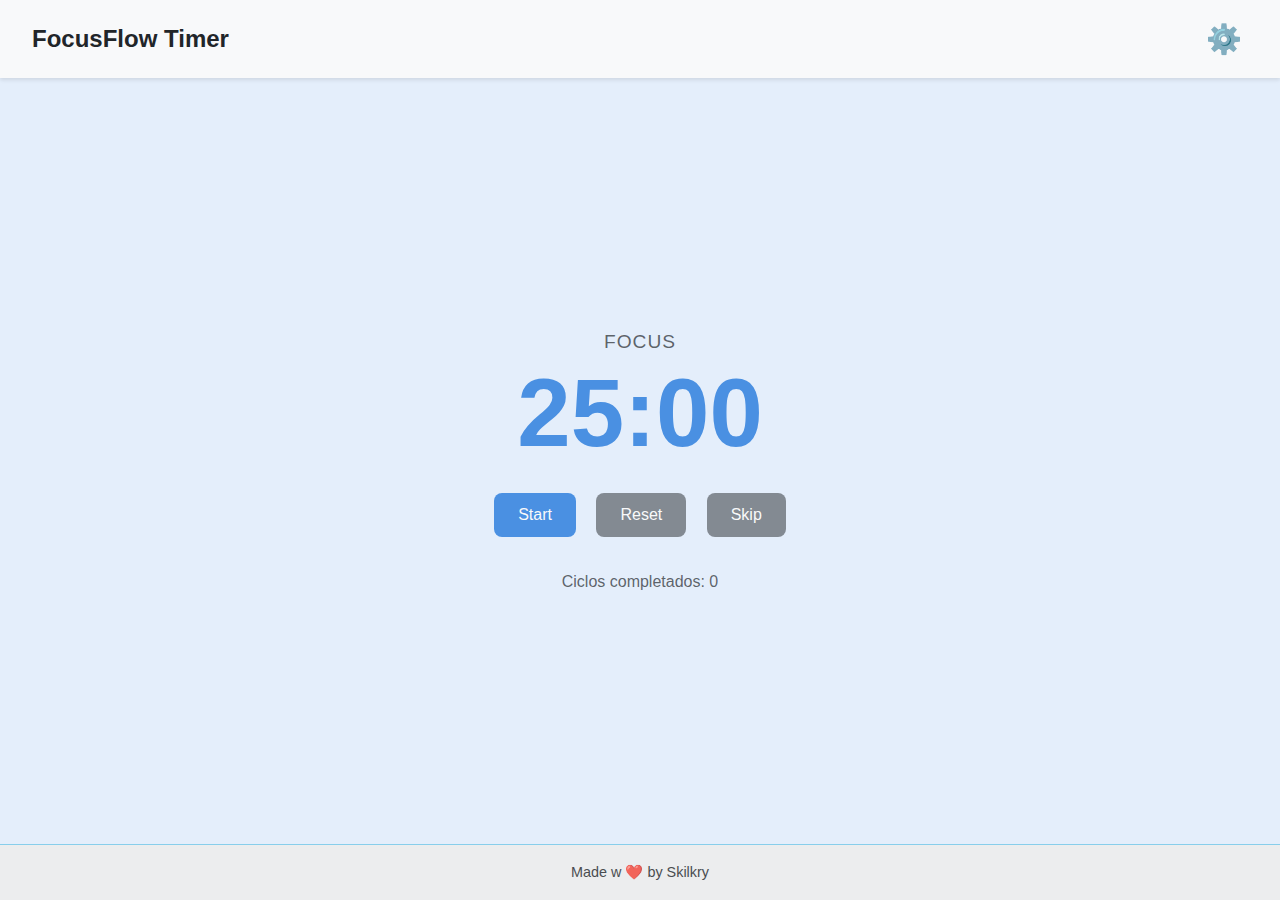
<file: projects/focusflow-timer/index.html>
<!DOCTYPE html>
<html lang="es">
<head>
    <meta charset="UTF-8">
    <meta name="viewport" content="width=device-width, initial-scale=1.0">
    <title>FocusFlow Timer</title>
    <link rel="stylesheet" href="./style.css"> <!-- Usaremos main.css compilado -->
    <meta name="description" content="Temporizador flexible (Pomodoro) para mejorar la concentración y productividad.">
    <!-- Favicon (ejemplo) -->
    <!-- <link rel="icon" href="assets/icons/favicon.ico"> -->
</head>
<body>

    <header class="app-header">
        <h1>FocusFlow Timer</h1>
        <button id="settings-button" aria-label="Abrir configuración">⚙️</button>
    </header>

    <main class="timer-container">
        <div class="timer-display">
            <span id="timer-mode">Focus</span>
            <span id="timer-time">25:00</span>
        </div>
        <div class="timer-controls">
            <button id="start-pause-button">Start</button>
            <button id="reset-button">Reset</button>
            <button id="skip-button">Skip</button>
        </div>
        <div class="cycle-tracker">
            <span>Ciclos completados: <span id="cycle-count">0</span></span>
        </div>
    </main>

    <section id="settings-modal" class="modal" hidden>
        <div class="modal-content">
            <h2>Configuración</h2>
            <button id="close-settings-button" class="close-button" aria-label="Cerrar configuración">&times;</button>
            <form id="settings-form">
                <label for="focus-duration">Duración Focus (min):</label>
                <input type="number" id="focus-duration" min="1" value="25">

                <label for="short-break-duration">Descanso Corto (min):</label>
                <input type="number" id="short-break-duration" min="1" value="5">

                <label for="long-break-duration">Descanso Largo (min):</label>
                <input type="number" id="long-break-duration" min="1" value="15">

                <label for="cycles-before-long-break">Ciclos para Descanso Largo:</label>
                <input type="number" id="cycles-before-long-break" min="1" value="4">

                <label for="enable-sound">Activar sonido:</label>
                <input type="checkbox" id="enable-sound">

                <hr> <!-- Separador visual -->

                <!-- Color Customization Mode Selector -->
                <div class="settings-color-mode">
                    <label>Modo de Personalización de Color:</label>
                    <div class="radio-group">
                        <label>
                            <input type="radio" name="color-mode" value="simple" checked> Simple
                        </label>
                        <label>
                            <input type="radio" name="color-mode" value="advanced"> Avanzado
                        </label>
                    </div>
                </div>

                <!-- Simple Color Settings (Visible when simple mode is active) -->
                <div id="simple-color-settings" class="color-settings-group">
                    <label for="simple-primary-color-picker">Color Principal:</label>
                    <div class="color-input-group">
                        <input type="color" id="simple-primary-color-picker" value="#4a90e2">
                        <span>Elige un color y la app ajustará el resto para asegurar buena legibilidad.</span>
                    </div>
                </div>

                <!-- Advanced Color Settings (Visible when advanced mode is active) -->
                <div id="advanced-color-settings" class="color-settings-group" hidden>
                    <label>Colores Específicos:</label>
                    <div class="color-inputs-advanced">
                        <div class="color-input-group">
                            <label for="adv-primary-color-picker">Primario:</label>
                            <input type="color" id="adv-primary-color-picker" value="#4a90e2">
                        </div>
                        <div class="color-input-group">
                            <label for="adv-background-color-picker">Fondo:</label>
                            <input type="color" id="adv-background-color-picker" value="#f8f9fa">
                        </div>
                        <div class="color-input-group">
                            <label for="adv-text-color-picker">Texto:</label>
                            <input type="color" id="adv-text-color-picker" value="#343a40">
                        </div>
                         <!-- Podríamos añadir más aquí: secundario, fondo focus, fondo break, etc. -->
                    </div>
                </div>

                <button type="submit">Guardar</button> 
            </form>
        </div>
    </section>

    <footer class="app-footer">
        <p>Made w ❤️ by Skilkry</p>
    </footer>

    <!-- Scripts -->
    <script src="./js/settings.js"></script>
    <script src="./js/timer.js"></script>
    <script src="./js/ui.js"></script>
    <script src="./js/notifications.js"></script>
    <script src="./js/main.js"></script>

</body>
</html>
</file>
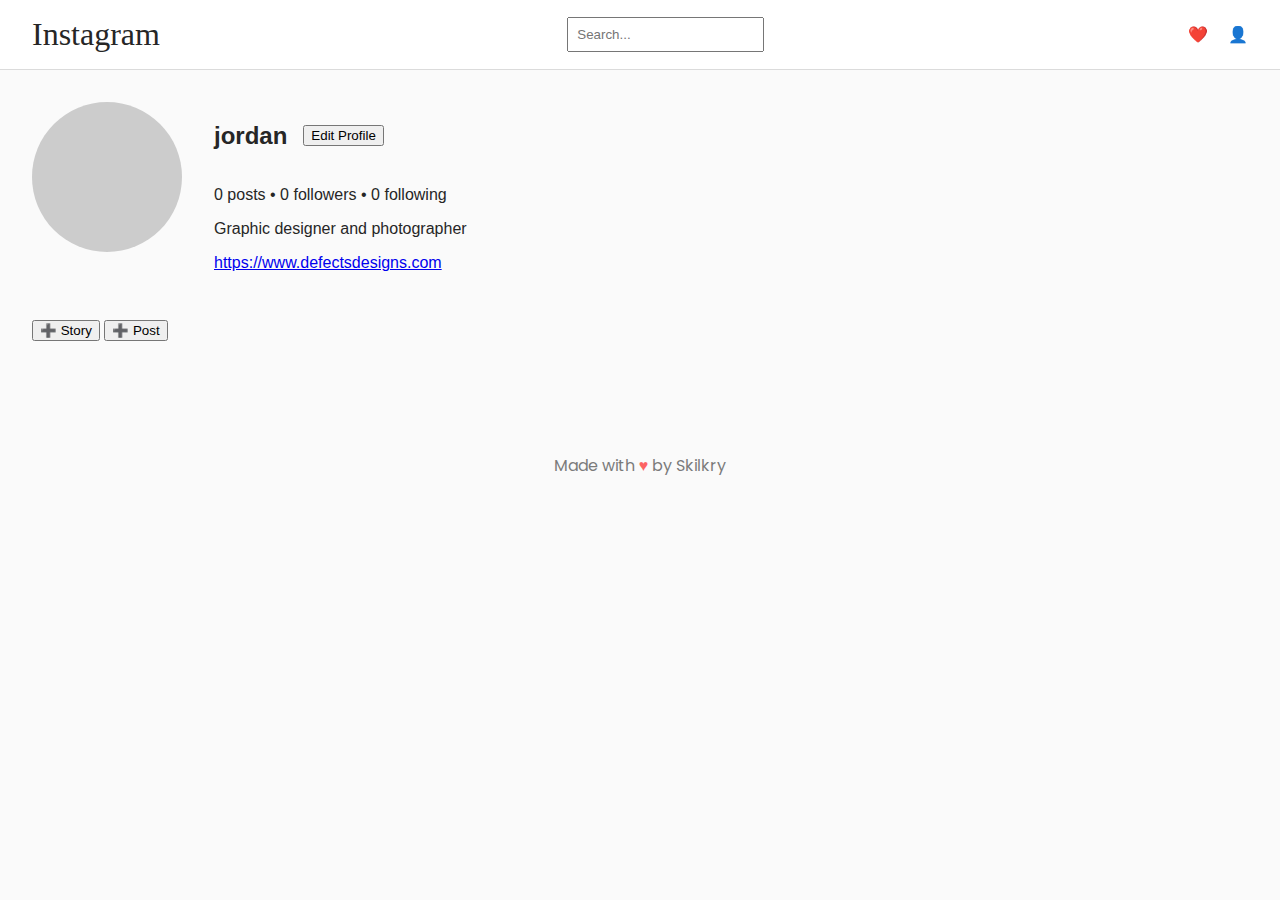
<file: projects/ig-clone/index.html>
<!DOCTYPE html>
<html lang="en">
<head>
  <meta charset="UTF-8" />
  <meta name="viewport" content="width=device-width, initial-scale=1.0" />
  <title>Instagram Clone - Skilkry</title>
  <link rel="stylesheet" href="style.css" />
  <link href="https://fonts.googleapis.com/css2?family=Poppins&display=swap" rel="stylesheet">
</head>
<body>
  <header>
    <div class="logo">Instagram</div>
    <input type="text" placeholder="Search..." class="search-bar" />
    <div class="icons">
      <span>❤️</span>
      <span>👤</span>
    </div>
  </header>

  <section class="profile">
    <div class="profile-img" id="profile-img"></div>
    <div class="profile-info">
      <div class="top">
        <h2 id="username">username</h2>
        <button onclick="location.href='edit.html'">Edit Profile</button>
      </div>
      <p><span id="posts-count">0</span> posts • <span id="followers-count">0</span> followers • <span id="following-count">0</span> following</p>
      <p id="bio"></p>
      <a href="#" id="link" target="_blank"></a>
    </div>
  </section>

  <section class="actions">
    <input type="file" id="upload-story" accept="image/*" hidden>
    <button onclick="document.getElementById('upload-story').click()">➕ Story</button>

    <input type="file" id="upload-post" accept="image/*" hidden>
    <button onclick="document.getElementById('upload-post').click()">➕ Post</button>
  </section>

  <section class="stories" id="stories"></section>
  <section class="posts" id="posts"></section>

  <footer>
    <p>Made with <span style="color: red;">♥</span> by Skilkry</p>
  </footer>

  <script src="script.js"></script>
</body>
</html>
</file>
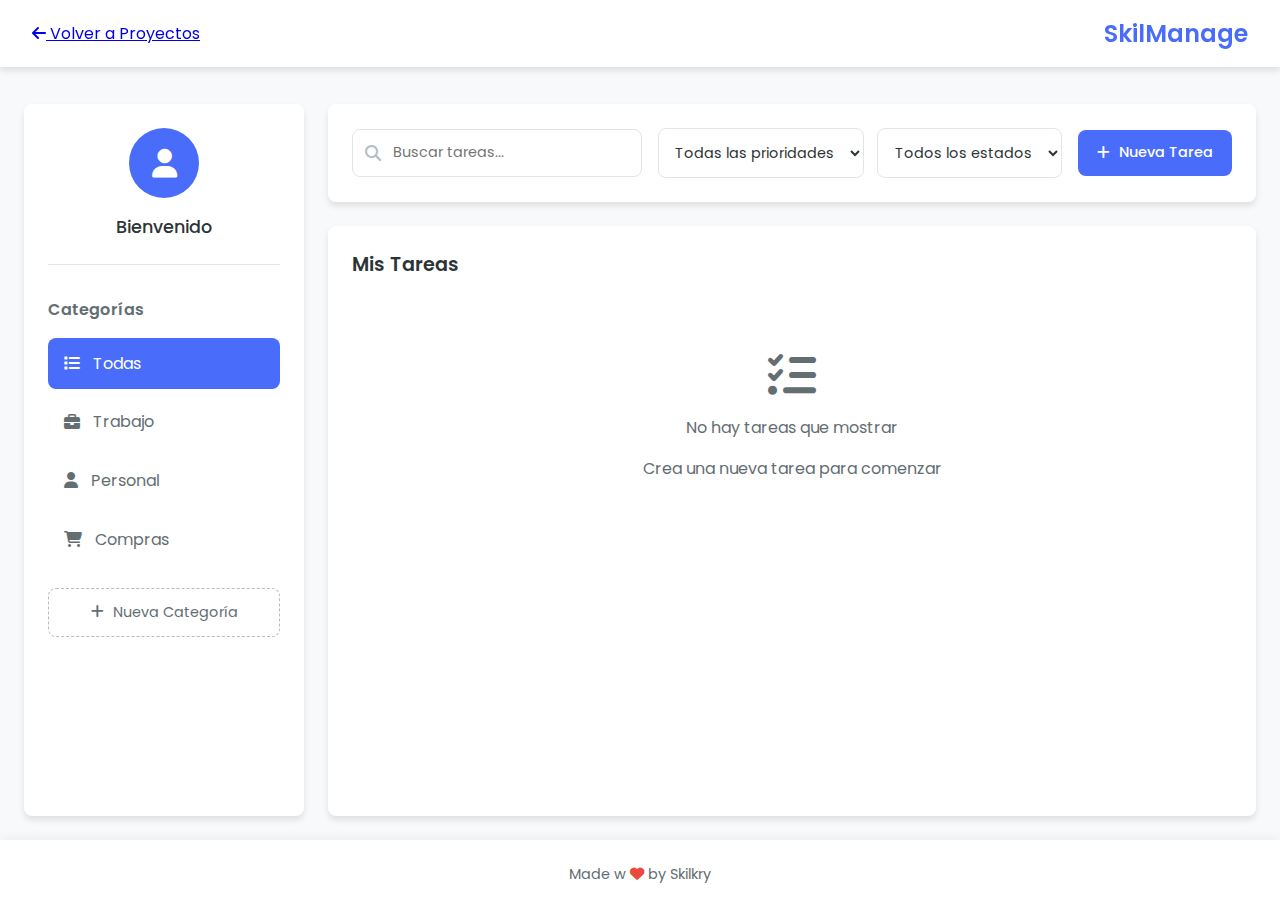
<file: projects/task-manager/index.html>
<!DOCTYPE html>
<html lang="es">
<head>
    <meta charset="UTF-8">
    <meta name="viewport" content="width=device-width, initial-scale=1.0">
    <title>Task Manager</title>
    <link href="https://fonts.googleapis.com/css2?family=Poppins:wght@400;500;600;700&display=swap" rel="stylesheet">
    <link rel="stylesheet" href="https://cdnjs.cloudflare.com/ajax/libs/font-awesome/6.4.2/css/all.min.css">
    <link rel="stylesheet" href="./styles.css">
</head>
<body>
    <header class="header">
        <nav class="nav">
            <a href="../../projects.html" class="back-button">
                <i class="fas fa-arrow-left"></i> Volver a Proyectos
            </a>
            <div class="app-info">
                <h1 class="app-title">SkilManage</h1>
            </div>
        </nav>
    </header>
    
    <main class="app-container">
        <div class="sidebar">
            <div class="user-profile">
                <div class="profile-icon">
                    <i class="fas fa-user"></i>
                </div>
                <h3 class="welcome-text">Bienvenido</h3>
            </div>
            
            <div class="categories">
                <h3 class="sidebar-title">Categorías</h3>
                <ul class="category-list" id="category-list">
                    <li class="category active" data-category="all">
                        <i class="fas fa-list"></i> Todas
                    </li>
                    <li class="category" data-category="work">
                        <i class="fas fa-briefcase"></i> Trabajo
                    </li>
                    <li class="category" data-category="personal">
                        <i class="fas fa-user"></i> Personal
                    </li>
                    <li class="category" data-category="shopping">
                        <i class="fas fa-shopping-cart"></i> Compras
                    </li>
                </ul>
                <button id="add-category-btn" class="add-category-btn">
                    <i class="fas fa-plus"></i> Nueva Categoría
                </button>
            </div>
        </div>
        
        <div class="content">
            <div class="task-controls">
                <div class="search-container">
                    <input type="text" id="search-input" class="search-input" placeholder="Buscar tareas...">
                    <i class="fas fa-search search-icon"></i>
                </div>
                
                <div class="filter-container">
                    <select id="filter-priority" class="filter-select">
                        <option value="all">Todas las prioridades</option>
                        <option value="high">Alta prioridad</option>
                        <option value="medium">Media prioridad</option>
                        <option value="low">Baja prioridad</option>
                    </select>
                    
                    <select id="filter-status" class="filter-select">
                        <option value="all">Todos los estados</option>
                        <option value="pending">Pendientes</option>
                        <option value="in-progress">En progreso</option>
                        <option value="completed">Completadas</option>
                    </select>
                </div>
                
                <button id="add-task-btn" class="add-task-btn">
                    <i class="fas fa-plus"></i> Nueva Tarea
                </button>
            </div>
            
            <div class="tasks-container">
                <h2 class="section-title">Mis Tareas</h2>
                <div class="tasks-grid" id="tasks-grid">
                    <!-- Las tareas se generarán dinámicamente con JavaScript -->
                </div>
            </div>
        </div>
    </main>
    
    <!-- Modal para añadir/editar tareas -->
    <div class="modal" id="task-modal">
        <div class="modal-content">
            <div class="modal-header">
                <h3 id="modal-title">Nueva Tarea</h3>
                <button id="close-modal-btn" class="close-modal-btn">
                    <i class="fas fa-times"></i>
                </button>
            </div>
            <div class="modal-body">
                <form id="task-form">
                    <div class="form-group">
                        <label for="task-title">Título</label>
                        <input type="text" id="task-title" class="form-input" required>
                    </div>
                    
                    <div class="form-group">
                        <label for="task-description">Descripción</label>
                        <textarea id="task-description" class="form-input" rows="3"></textarea>
                    </div>
                    
                    <div class="form-row">
                        <div class="form-group">
                            <label for="task-category">Categoría</label>
                            <select id="task-category" class="form-input">
                                <option value="work">Trabajo</option>
                                <option value="personal">Personal</option>
                                <option value="shopping">Compras</option>
                            </select>
                        </div>
                        
                        <div class="form-group">
                            <label for="task-priority">Prioridad</label>
                            <select id="task-priority" class="form-input">
                                <option value="low">Baja</option>
                                <option value="medium">Media</option>
                                <option value="high">Alta</option>
                            </select>
                        </div>
                    </div>
                    
                    <div class="form-row">
                        <div class="form-group">
                            <label for="task-due-date">Fecha límite</label>
                            <input type="date" id="task-due-date" class="form-input">
                        </div>
                        
                        <div class="form-group">
                            <label for="task-status">Estado</label>
                            <select id="task-status" class="form-input">
                                <option value="pending">Pendiente</option>
                                <option value="in-progress">En progreso</option>
                                <option value="completed">Completada</option>
                            </select>
                        </div>
                    </div>
                    
                    <div class="form-actions">
                        <button type="button" id="cancel-btn" class="cancel-btn">Cancelar</button>
                        <button type="submit" id="save-task-btn" class="save-btn">Guardar</button>
                    </div>
                </form>
            </div>
        </div>
    </div>
    
    <!-- Modal para añadir categoría -->
    <div class="modal" id="category-modal">
        <div class="modal-content">
            <div class="modal-header">
                <h3>Nueva Categoría</h3>
                <button id="close-category-modal-btn" class="close-modal-btn">
                    <i class="fas fa-times"></i>
                </button>
            </div>
            <div class="modal-body">
                <form id="category-form">
                    <div class="form-group">
                        <label for="category-name">Nombre</label>
                        <input type="text" id="category-name" class="form-input" required>
                    </div>
                    
                    <div class="form-group">
                        <label for="category-icon">Icono</label>
                        <div class="icon-selector" id="icon-selector">
                            <div class="icon-option" data-icon="fas fa-home"><i class="fas fa-home"></i></div>
                            <div class="icon-option" data-icon="fas fa-book"><i class="fas fa-book"></i></div>
                            <div class="icon-option" data-icon="fas fa-coffee"><i class="fas fa-coffee"></i></div>
                            <div class="icon-option" data-icon="fas fa-gift"><i class="fas fa-gift"></i></div>
                            <div class="icon-option" data-icon="fas fa-heart"><i class="fas fa-heart"></i></div>
                            <div class="icon-option" data-icon="fas fa-plane"><i class="fas fa-plane"></i></div>
                        </div>
                        <input type="hidden" id="category-icon-input" value="fas fa-list">
                    </div>
                    
                    <div class="form-actions">
                        <button type="button" id="cancel-category-btn" class="cancel-btn">Cancelar</button>
                        <button type="submit" id="save-category-btn" class="save-btn">Guardar</button>
                    </div>
                </form>
            </div>
        </div>
    </div>
    
    <footer class="footer">
        <div class="footer-text">Made w <i class="fas fa-heart"></i> by Skilkry</div>
    </footer>
    
    <script src="./script.js"></script>
</body>
</html>
</file>
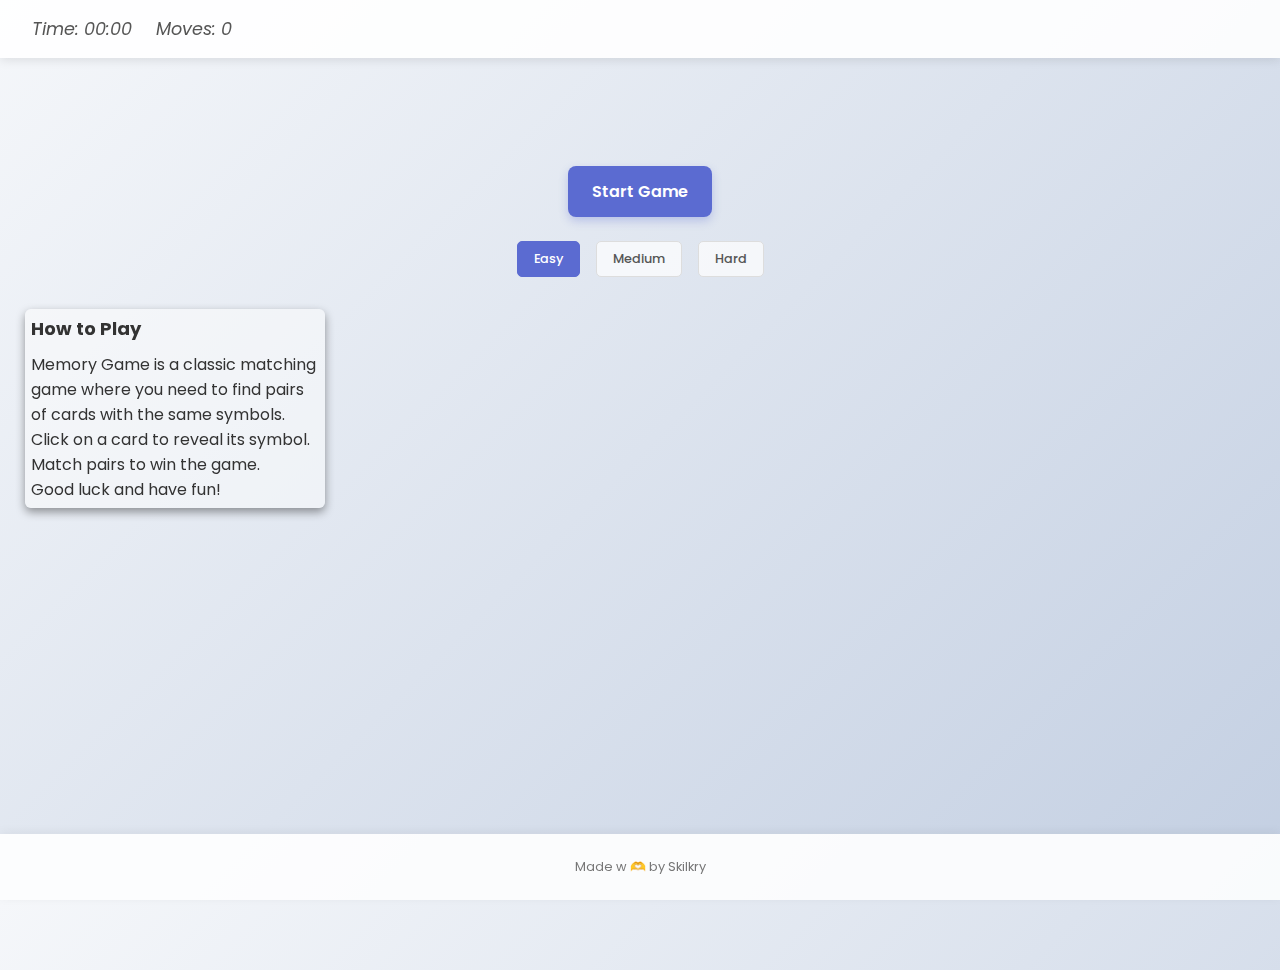
<file: projects/game/memory-game/index.html>
<!DOCTYPE html>
<html lang="es">
<head>
    <meta charset="UTF-8">
    <meta name="viewport" content="width=device-width, initial-scale=1.0">
    <title>Memory Game</title>
    <link href="https://fonts.googleapis.com/css2?family=Poppins:wght@400;500;600;700&display=swap" rel="stylesheet">
    <link rel="stylesheet" href="https://cdnjs.cloudflare.com/ajax/libs/font-awesome/6.4.2/css/all.min.css">
    <link rel="stylesheet" href="./styles.css">
</head>
<body>
    <header class="header">
        <nav class="nav">
            <div class="game-info">
                <div class="timer">Time: <span id="time">00:00</span></div>
                <div class="moves">Moves: <span id="moves">0</span></div>
            </div>
        </nav>
    </header>
    
    <main class="game-container">
        <div class="game-controls">
            <button id="start-btn" class="menu-button">Start Game</button>
            <div class="difficulty-selector">
                <button class="difficulty-btn active" data-difficulty="easy">Easy</button>
                <button class="difficulty-btn" data-difficulty="medium">Medium</button>
                <button class="difficulty-btn" data-difficulty="hard">Hard</button>
            </div>
        </div>
        
        <div class="game-board" id="game-board">
        </div>
        
        <div class="game-modal" id="win-modal">
            <div class="modal-content">
                <h2>¡Congratulations!</h2>
                <p>You completed the game in <span id="final-time">00:00</span> with <span id="final-moves">0</span> moves.</p>
                <button id="play-again-btn" class="menu-button">Play Again</button>
            </div>
        </div>
        <div class="how-to">
            <h2>How to Play</h2>
            <p>Memory Game is a classic matching game where you need to find pairs of cards with the same symbols.</p>
            <p>Click on a card to reveal its symbol. Match pairs to win the game.</p>
            <p>Good luck and have fun!</p>
        </div>
    </main>
    
    <footer class="footer">
        <div class="footer-text">Made w 🫶 by Skilkry</div>
    </footer>
    
    <script src="./script.js"></script>
</body>
</html>
</file>
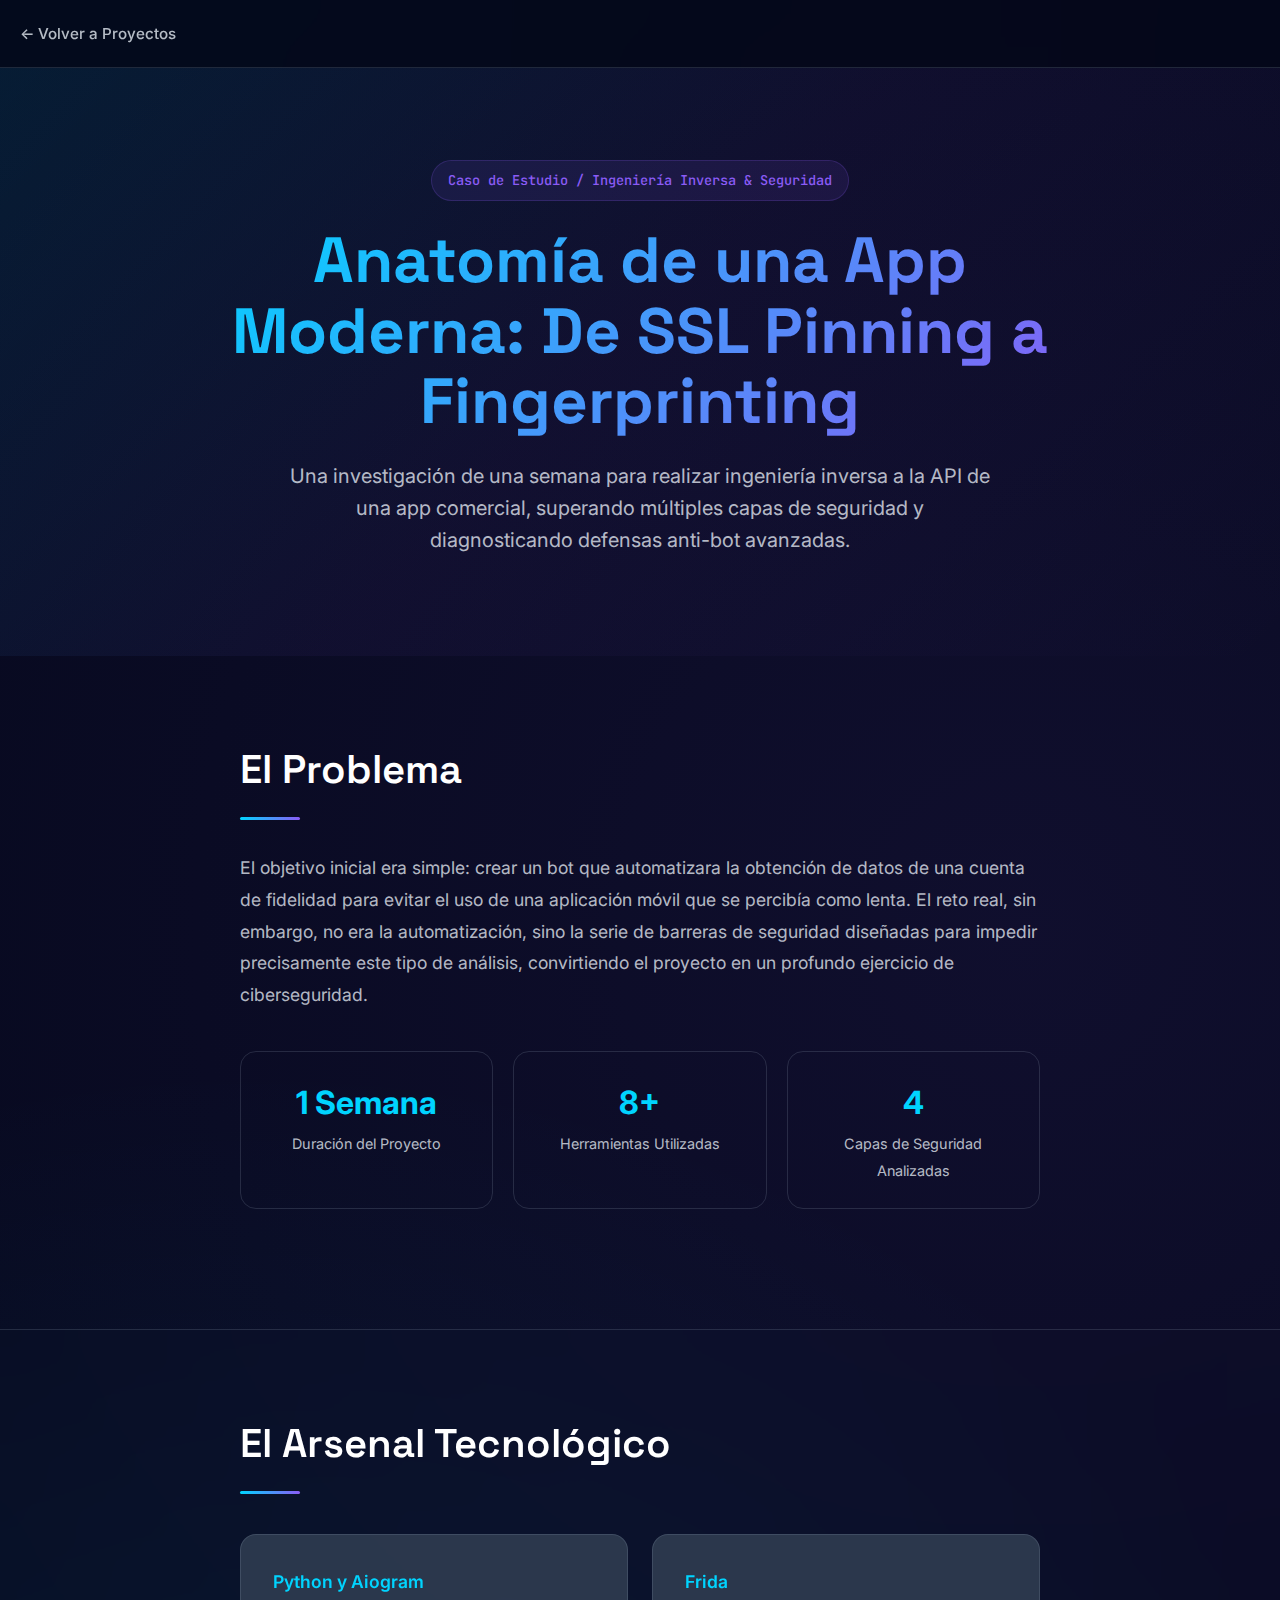
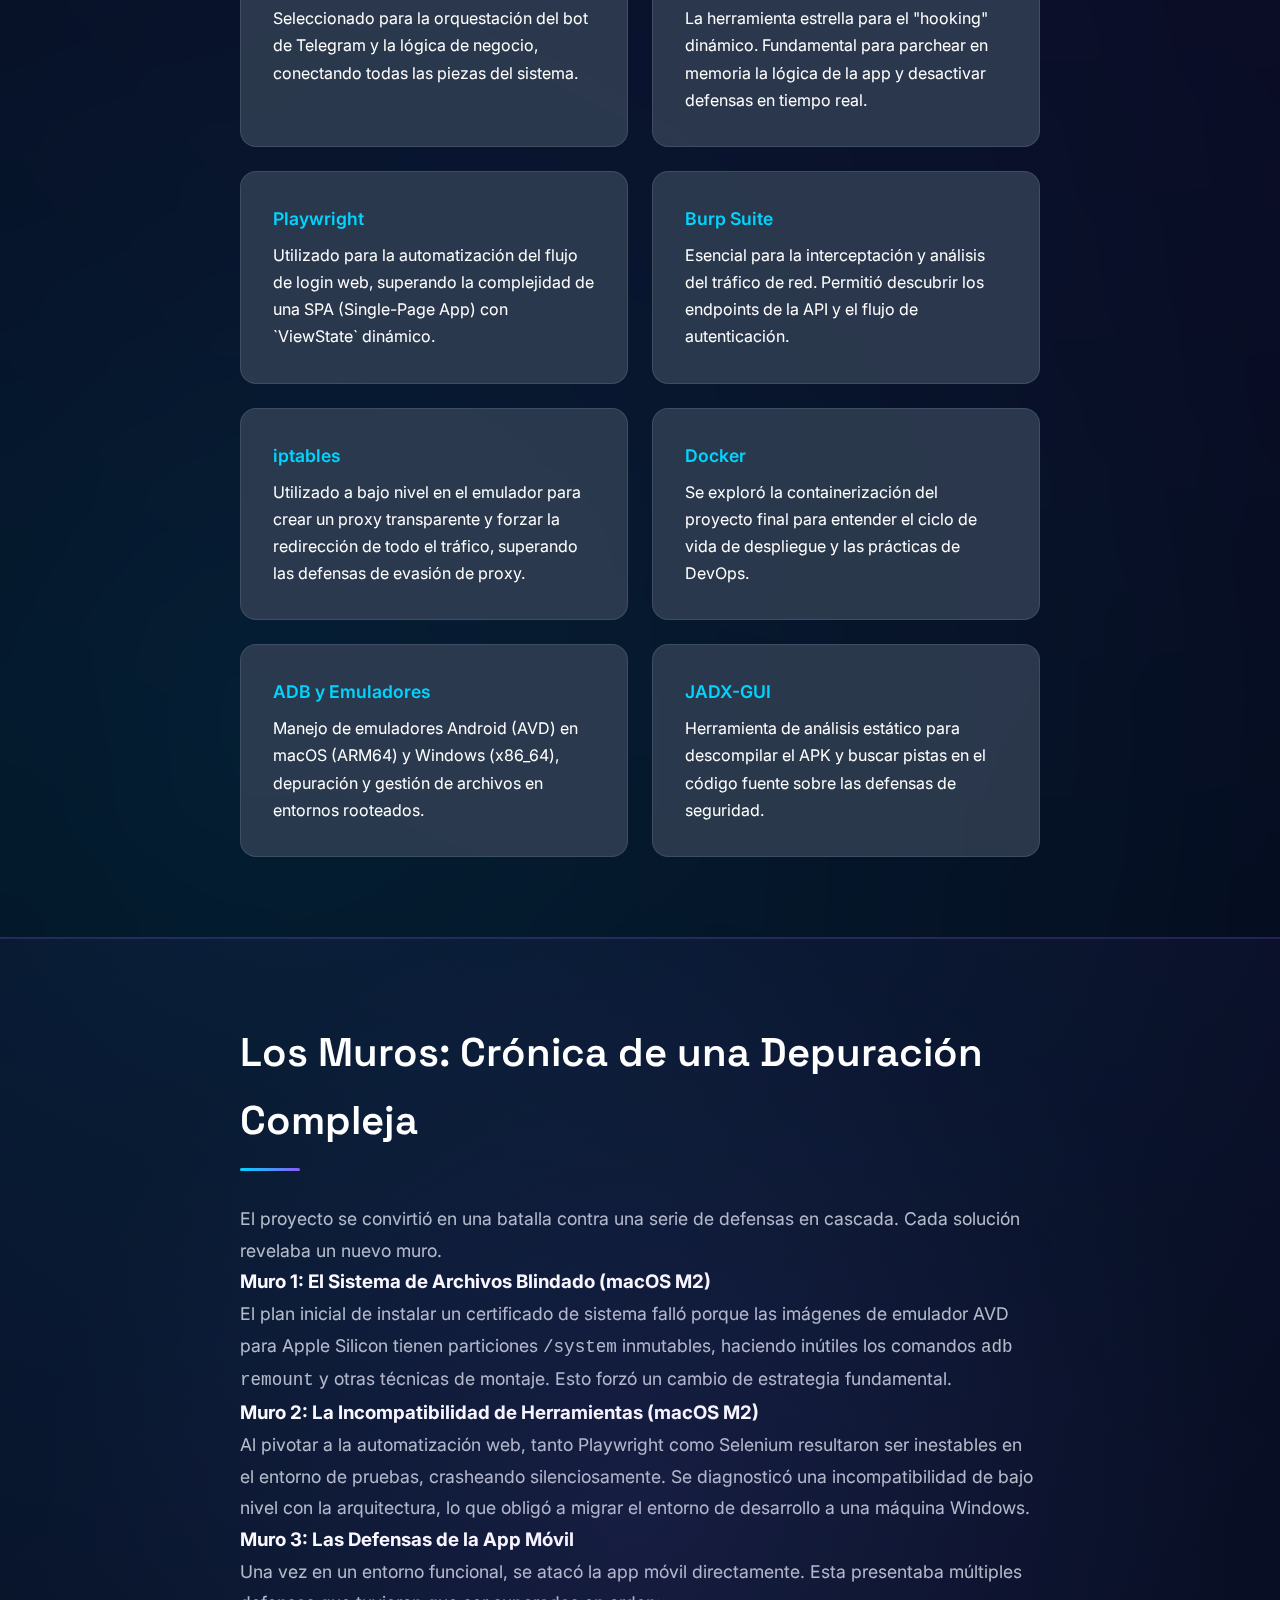
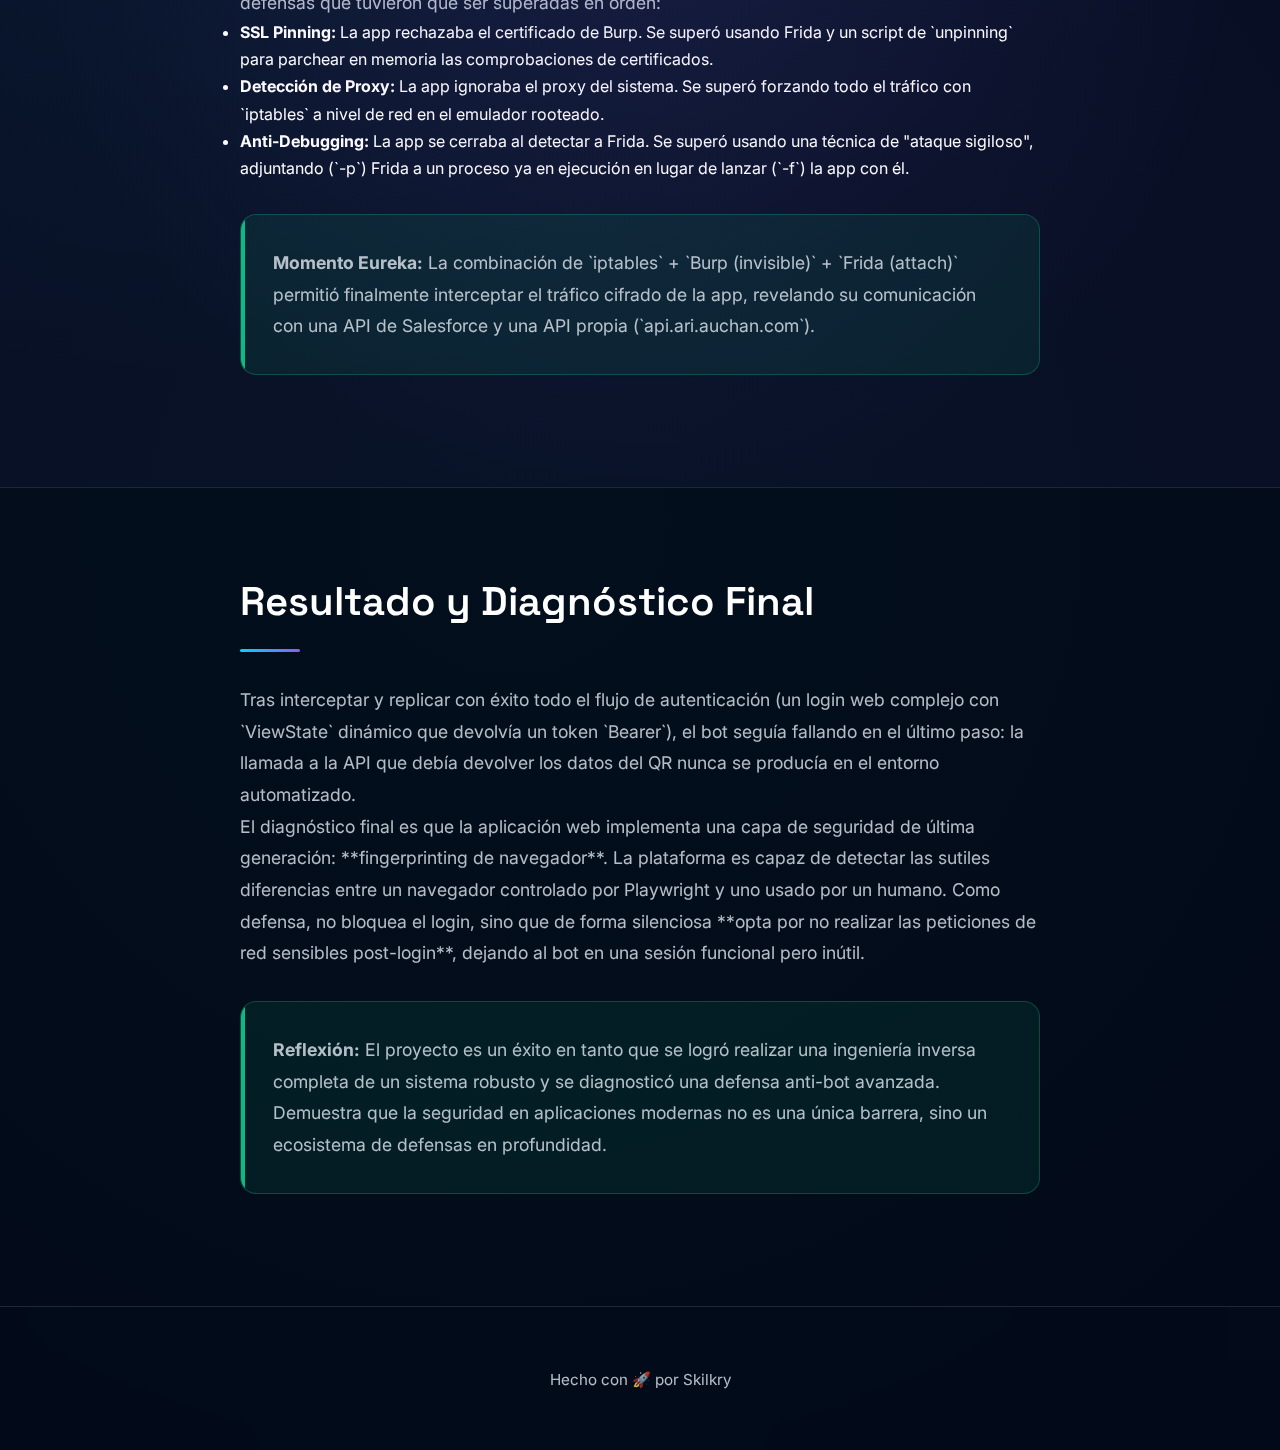
<file: alcampo-case-study.html>
<!DOCTYPE html>
<html lang="es">
<head>
    <meta charset="UTF-8">
    <meta name="viewport" content="width=device-width, initial-scale=1.0">
    <title>Caso de Estudio: Análisis de App - Skilkry</title>
    <link href="https://fonts.googleapis.com/css2?family=Inter:wght@300;400;500;600;700&family=JetBrains+Mono:wght@400;500;600&family=Space+Grotesk:wght@400;500;600;700&display=swap" rel="stylesheet">
    <link rel="stylesheet" href="assets/css/case-study.css"> </head>
<body class="case-study-page">

    <header class="page-header">
        <a href="projects.html" class="back-to-home-link">← Volver a Proyectos</a>
    </header>

    <main>
        <section class="case-study-hero">
            <div class="hero-content">
                <span class="hero-tag">Caso de Estudio / Ingeniería Inversa & Seguridad</span>
                <h1 class="hero-title">Anatomía de una App Moderna: De SSL Pinning a Fingerprinting</h1>
                <p class="hero-subtitle">Una investigación de una semana para realizar ingeniería inversa a la API de una app comercial, superando múltiples capas de seguridad y diagnosticando defensas anti-bot avanzadas.</p>
            </div>
        </section>

        <section class="case-study-section">
            <div class="section-content">
                <h2>El Problema</h2>
                <p>El objetivo inicial era simple: crear un bot que automatizara la obtención de datos de una cuenta de fidelidad para evitar el uso de una aplicación móvil que se percibía como lenta. El reto real, sin embargo, no era la automatización, sino la serie de barreras de seguridad diseñadas para impedir precisamente este tipo de análisis, convirtiendo el proyecto en un profundo ejercicio de ciberseguridad.</p>
                
                <div class="stats-grid">
                    <div class="stat-item">
                        <span class="stat-number">1 Semana</span>
                        <span class="stat-label">Duración del Proyecto</span>
                    </div>
                    <div class="stat-item">
                        <span class="stat-number">8+</span>
                        <span class="stat-label">Herramientas Utilizadas</span>
                    </div>
                    <div class="stat-item">
                        <span class="stat-number">4</span>
                        <span class="stat-label">Capas de Seguridad Analizadas</span>
                    </div>
                </div>
            </div>
        </section>
        
        <section class="case-study-section tech-stack-section">
            <div class="section-content">
                <h2>El Arsenal Tecnológico</h2>
                <div class="tech-grid">
                    <div class="tech-item">
                        <strong>Python y Aiogram</strong>
                        Seleccionado para la orquestación del bot de Telegram y la lógica de negocio, conectando todas las piezas del sistema.
                    </div>
                    <div class="tech-item">
                        <strong>Frida</strong>
                        La herramienta estrella para el "hooking" dinámico. Fundamental para parchear en memoria la lógica de la app y desactivar defensas en tiempo real.
                    </div>
                    <div class="tech-item">
                        <strong>Playwright</strong>
                        Utilizado para la automatización del flujo de login web, superando la complejidad de una SPA (Single-Page App) con `ViewState` dinámico.
                    </div>
                    <div class="tech-item">
                        <strong>Burp Suite</strong>
                        Esencial para la interceptación y análisis del tráfico de red. Permitió descubrir los endpoints de la API y el flujo de autenticación.
                    </div>
                     <div class="tech-item">
                        <strong>iptables</strong>
                        Utilizado a bajo nivel en el emulador para crear un proxy transparente y forzar la redirección de todo el tráfico, superando las defensas de evasión de proxy.
                    </div>
                    <div class="tech-item">
                        <strong>Docker</strong>
                        Se exploró la containerización del proyecto final para entender el ciclo de vida de despliegue y las prácticas de DevOps.
                    </div>
                    <div class="tech-item">
                        <strong>ADB y Emuladores</strong>
                        Manejo de emuladores Android (AVD) en macOS (ARM64) y Windows (x86_64), depuración y gestión de archivos en entornos rooteados.
                    </div>
                    <div class="tech-item">
                        <strong>JADX-GUI</strong>
                        Herramienta de análisis estático para descompilar el APK y buscar pistas en el código fuente sobre las defensas de seguridad.
                    </div>
                </div>
            </div>
        </section>

        <section class="case-study-section challenge-section">
            <div class="section-content">
                <h2>Los Muros: Crónica de una Depuración Compleja</h2>
                <p>El proyecto se convirtió en una batalla contra una serie de defensas en cascada. Cada solución revelaba un nuevo muro.</p>
                
                <h3>Muro 1: El Sistema de Archivos Blindado (macOS M2)</h3>
                <p>El plan inicial de instalar un certificado de sistema falló porque las imágenes de emulador AVD para Apple Silicon tienen particiones <code>/system</code> inmutables, haciendo inútiles los comandos <code>adb remount</code> y otras técnicas de montaje. Esto forzó un cambio de estrategia fundamental.</p>

                <h3>Muro 2: La Incompatibilidad de Herramientas (macOS M2)</h3>
                <p>Al pivotar a la automatización web, tanto Playwright como Selenium resultaron ser inestables en el entorno de pruebas, crasheando silenciosamente. Se diagnosticó una incompatibilidad de bajo nivel con la arquitectura, lo que obligó a migrar el entorno de desarrollo a una máquina Windows.</p>

                <h3>Muro 3: Las Defensas de la App Móvil</h3>
                <p>Una vez en un entorno funcional, se atacó la app móvil directamente. Esta presentaba múltiples defensas que tuvieron que ser superadas en orden:</p>
                <ul>
                    <li><strong>SSL Pinning:</strong> La app rechazaba el certificado de Burp. Se superó usando Frida y un script de `unpinning` para parchear en memoria las comprobaciones de certificados.</li>
                    <li><strong>Detección de Proxy:</strong> La app ignoraba el proxy del sistema. Se superó forzando todo el tráfico con `iptables` a nivel de red en el emulador rooteado.</li>
                    <li><strong>Anti-Debugging:</strong> La app se cerraba al detectar a Frida. Se superó usando una técnica de "ataque sigiloso", adjuntando (`-p`) Frida a un proceso ya en ejecución en lugar de lanzar (`-f`) la app con él.</li>
                </ul>

                <div class="highlight-box">
                    <p><strong>Momento Eureka:</strong> La combinación de `iptables` + `Burp (invisible)` + `Frida (attach)` permitió finalmente interceptar el tráfico cifrado de la app, revelando su comunicación con una API de Salesforce y una API propia (`api.ari.auchan.com`).</p>
                </div>
            </div>
        </section>

        <section class="case-study-section">
            <div class="section-content">
                <h2>Resultado y Diagnóstico Final</h2>
                <p>Tras interceptar y replicar con éxito todo el flujo de autenticación (un login web complejo con `ViewState` dinámico que devolvía un token `Bearer`), el bot seguía fallando en el último paso: la llamada a la API que debía devolver los datos del QR nunca se producía en el entorno automatizado.</p>
                
                <p>El diagnóstico final es que la aplicación web implementa una capa de seguridad de última generación: **fingerprinting de navegador**. La plataforma es capaz de detectar las sutiles diferencias entre un navegador controlado por Playwright y uno usado por un humano. Como defensa, no bloquea el login, sino que de forma silenciosa **opta por no realizar las peticiones de red sensibles post-login**, dejando al bot en una sesión funcional pero inútil.</p>
                
                <div class="highlight-box">
                    <p><strong>Reflexión:</strong> El proyecto es un éxito en tanto que se logró realizar una ingeniería inversa completa de un sistema robusto y se diagnosticó una defensa anti-bot avanzada. Demuestra que la seguridad en aplicaciones modernas no es una única barrera, sino un ecosistema de defensas en profundidad.</p>
                </div>
            </div>
        </section>
    </main>

    <footer class="page-footer">
        <p>Hecho con 🚀 por Skilkry</p>
    </footer>

</body>
</html>
</file>
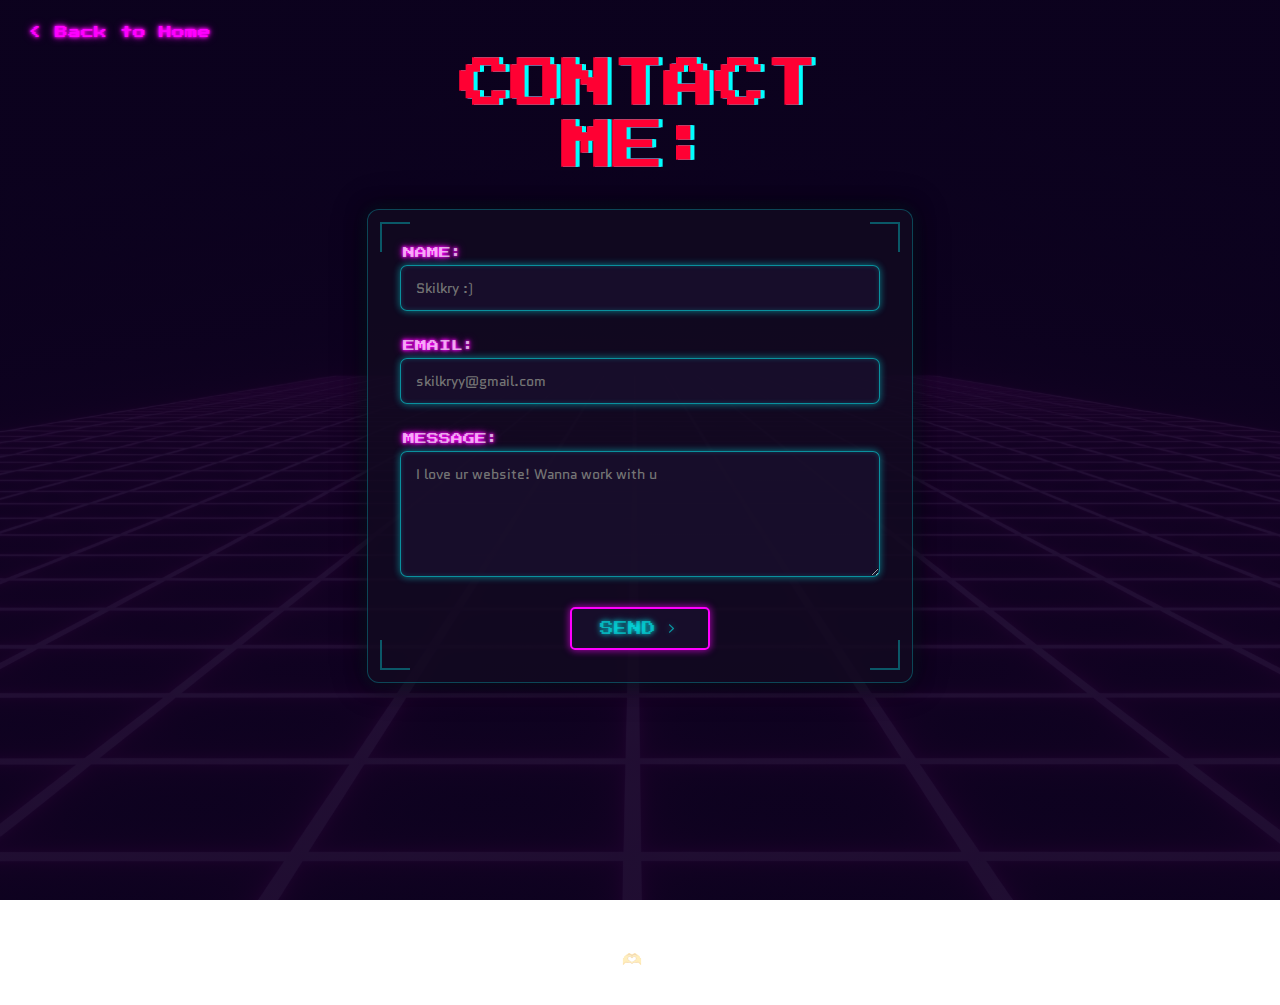
<file: contact.html>
<!DOCTYPE html>
<html lang="es">
<head>
    <meta charset="UTF-8">
    <link rel="preconnect" href="https://fonts.googleapis.com">
    <link rel="preconnect" href="https://fonts.gstatic.com" crossorigin>
    <link href="https://fonts.googleapis.com/css2?family=Press+Start+2P&display=swap" rel="stylesheet">
    <link href="https://fonts.googleapis.com/css2?family=Quantico:wght@400;700&display=swap" rel="stylesheet">
    <meta name="viewport" content="width=device-width, initial-scale=1.0">
    <link rel="stylesheet" href="./assets/css/background.css">
    <title>Contact Me </title>
    <link rel="stylesheet" href="./assets/css/contact.css">
</head>
<body>
    <header class="contact-header">
        <a href="index.html" class="back-button-synth">
            <span>&lt; Back to Home</span>
        </a>
    </header>

    <main class="main-contact-enhanced">
        <h1 class="contact-title-enhanced" data-text="CONTACT ME:">CONTACT ME:</h1>
    
        <div class="form-panel-wrapper"> <div class="hud-decoration top-left"></div>
            <div class="hud-decoration top-right"></div>
            
            <form class="contact-form-enhanced" id="contact-form" method="POST"">
                <div class="form-group-enhanced">
                    <label for="name">NAME:</label>
                    <input type="text" id="name" name="name" required placeholder='Skilkry :)'>
                </div>
            
                <div class="form-group-enhanced">
                    <label for="email">EMAIL:</label>
                    <input type="email" id="email" name="email" required placeholder="skilkryy@gmail.com">
                </div>
            
                <div class="form-group-enhanced">
                    <label for="message">MESSAGE:</label>
                    <textarea id="message" name="message" rows="5" required placeholder="I love ur website! Wanna work with u"></textarea>
                </div>
            
                <button id="sendButton" type="submit" class="submit-btn-enhanced">
                    <span>SEND</span>
                    <svg class="chevron-icon-enhanced" xmlns="http://www.w3.org/2000/svg" viewBox="0 0 20 20" fill="currentColor" aria-hidden="true">
                        <path fill-rule="evenodd" d="M7.21 14.77a.75.75 0 01.02-1.06L11.168 10 7.23 6.29a.75.75 0 111.04-1.08l4.5 4.25a.75.75 0 010 1.08l-4.5 4.25a.75.75 0 01-1.06-.02z" clip-rule="evenodd" />
                    </svg>
                </button>
            </form>
    
            <div class="hud-decoration bottom-left"></div>
            <div class="hud-decoration bottom-right"></div>
        </div>
    </main>

    <footer class="contact-footer">
        <p>Made with 🫶 by Skilkry</p>
    </footer>  
    <script src="./assets/JavaScript/contact.js"></script>
    </body>
  
</html>
</file>
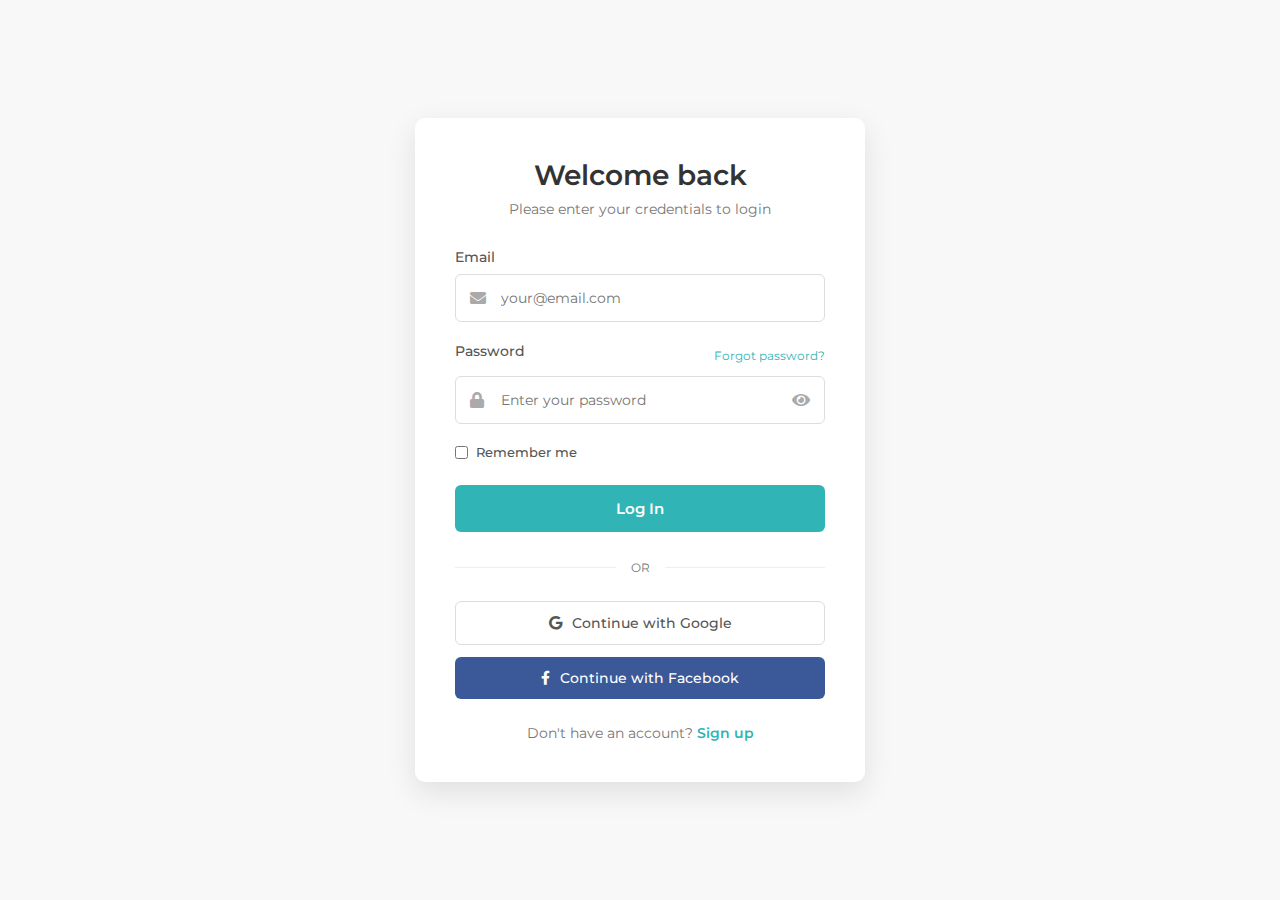
<file: login.html>
<!DOCTYPE html>
<html lang="en">
<head>
  <meta charset="UTF-8">
  <meta name="viewport" content="width=device-width, initial-scale=1.0">
  <title>Diprella - Login</title>
  <link rel="stylesheet" href="./assets/css/login.css">
  <link rel="stylesheet" href="https://cdnjs.cloudflare.com/ajax/libs/font-awesome/5.15.4/css/all.min.css">
</head>
<body>
  <div class="login-container">
    <div class="login-card">
   
      
      <h1>Welcome back</h1>
      <p class="subtitle">Please enter your credentials to login</p>
      
      <form id="login-form">
        <div class="input-group">
          <label for="email">Email</label>
          <div class="input-field">
            <i class="fas fa-envelope"></i>
            <input type="email" id="email" name="email" placeholder="your@email.com" required>
          </div>
        </div>
        
        <div class="input-group">
          <div class="password-label">
            <label for="password">Password</label>
            <a href="#" class="forgot-link">Forgot password?</a>
          </div>
          <div class="input-field">
            <i class="fas fa-lock"></i>
            <input type="password" id="password" name="password" placeholder="Enter your password" required>
            <i class="fas fa-eye toggle-password"></i>
          </div>
        </div>
        
        <div class="remember-me">
          <input type="checkbox" id="remember" name="remember">
          <label for="remember">Remember me</label>
        </div>
        
        <button type="submit" class="login-btn">Log In</button>
      </form>
      
      <div class="divider">
        <span>OR</span>
      </div>
      
      <div class="social-login">
        <button class="google-btn">
          <i class="fab fa-google"></i>
          Continue with Google
        </button>
        <button class="facebook-btn">
          <i class="fab fa-facebook-f"></i>
          Continue with Facebook
        </button>
      </div>
      
      <p class="signup-text">
        Don't have an account? <a href="index.html" class="signup-link">Sign up</a>
      </p>
    </div>
  </div>
  
  <script src="./assets/JavaScript/login.js"></script>
</body>
</html>
</file>
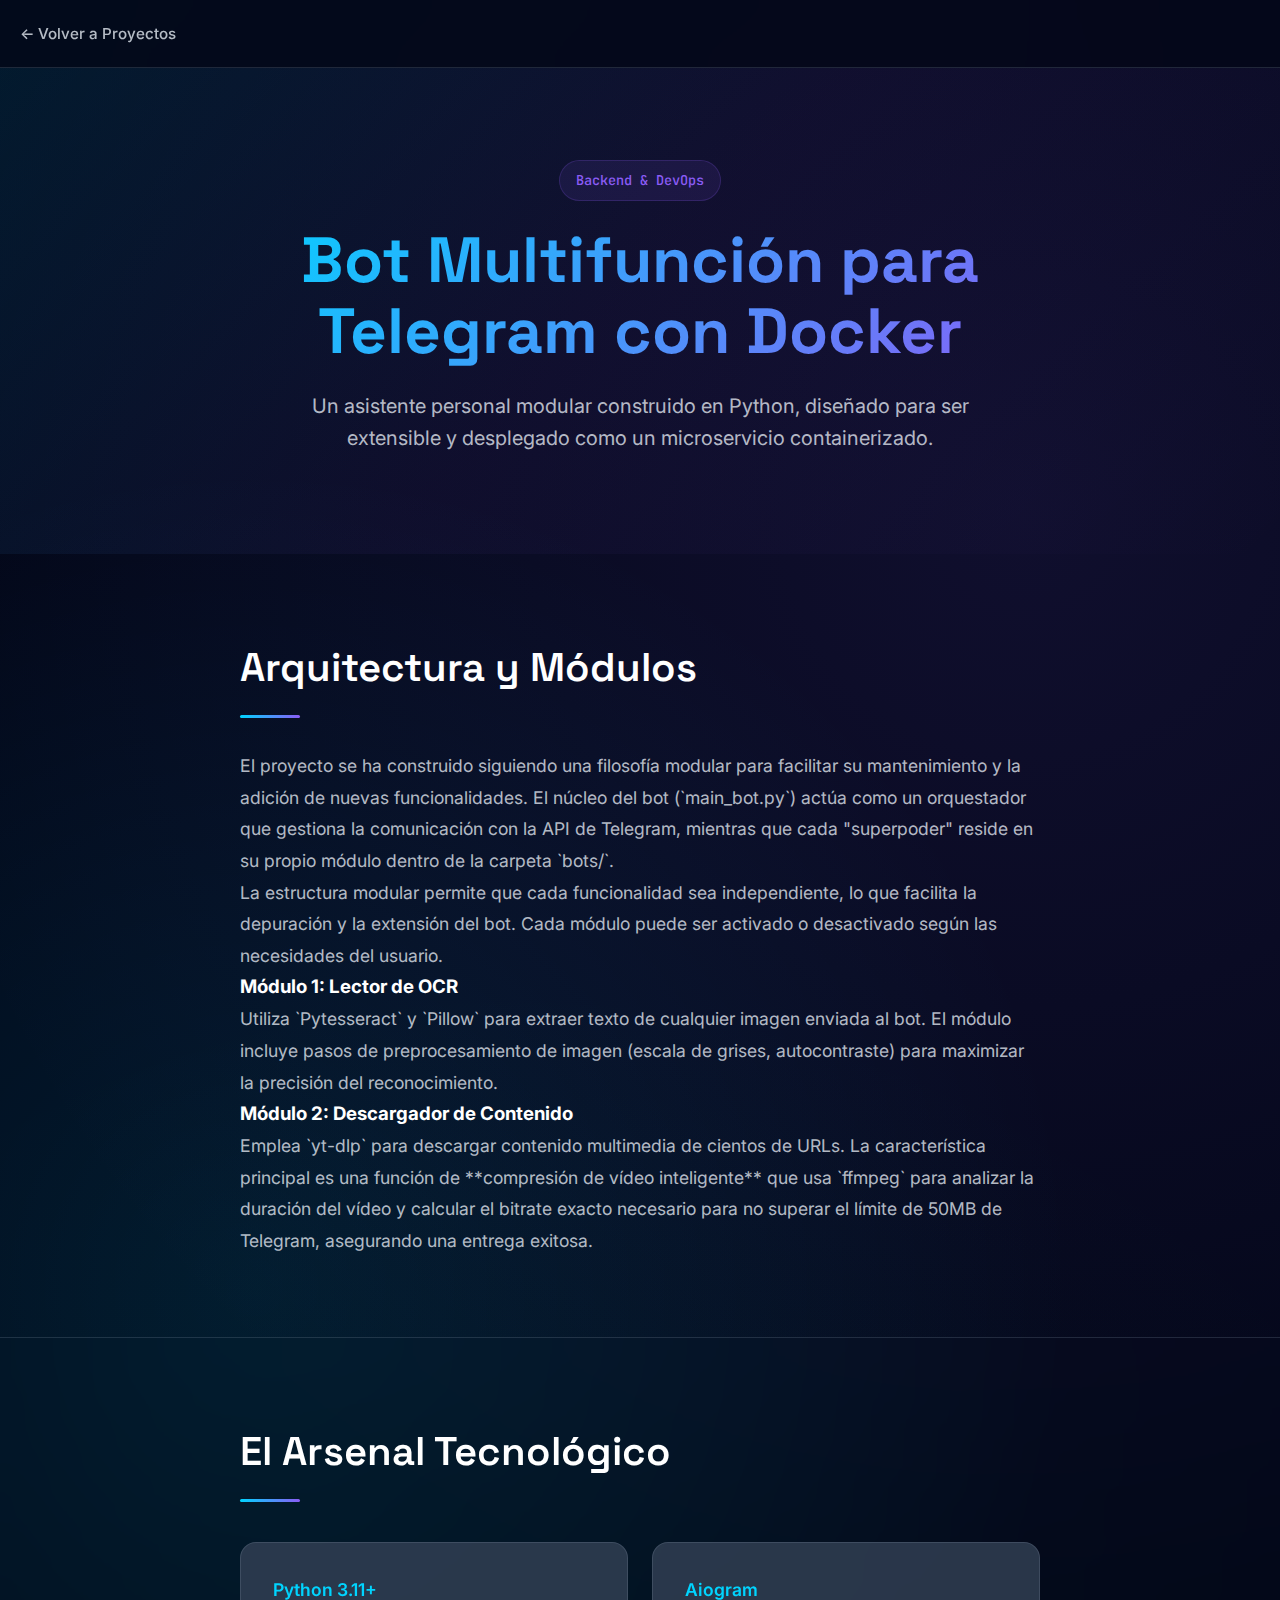
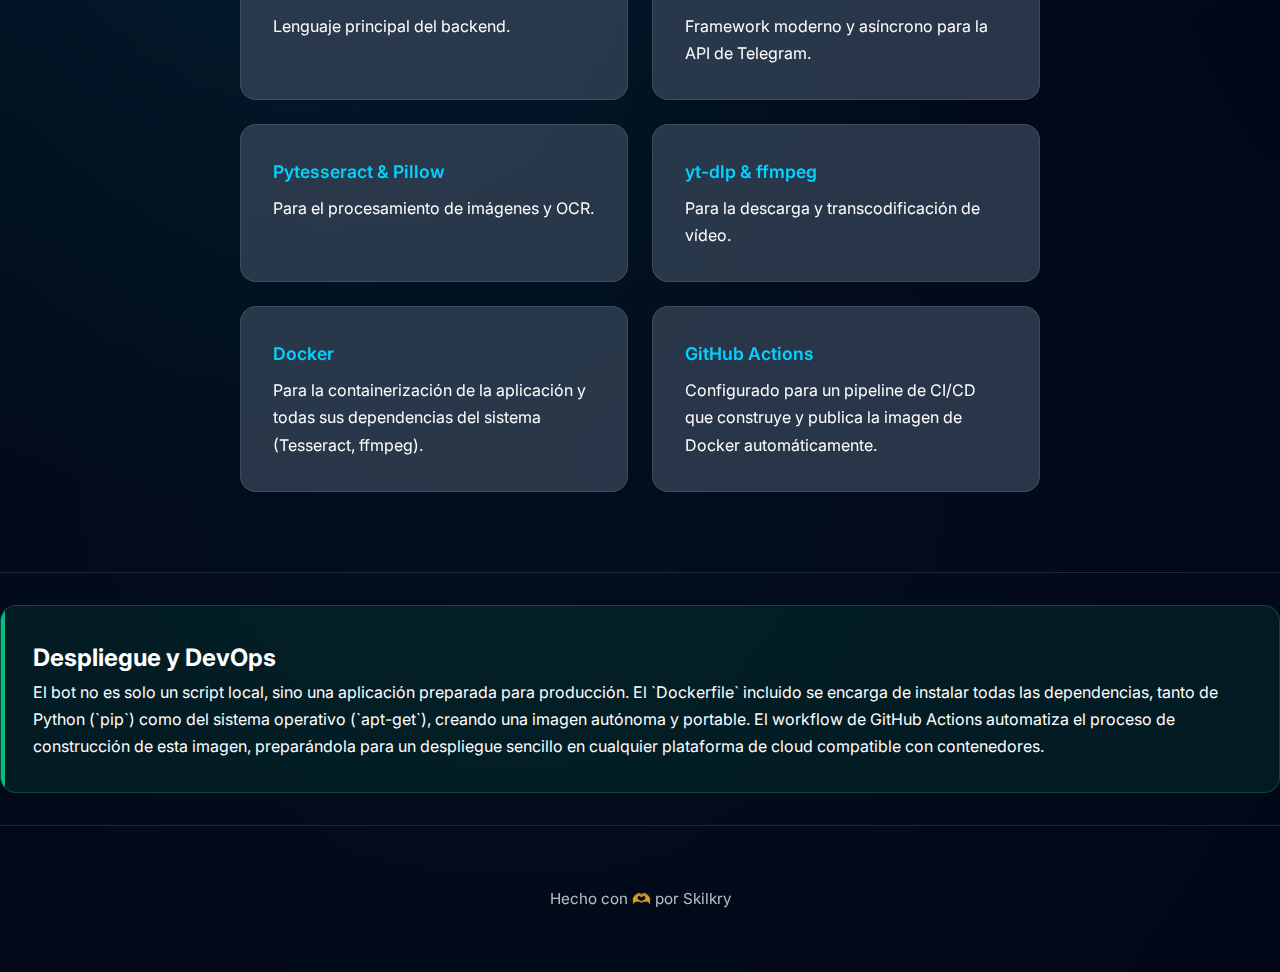
<file: multifunction-bot-details.html>
<!DOCTYPE html>
<html lang="es">
<head>
    <meta charset="UTF-8">
    <meta name="viewport" content="width=device-width, initial-scale=1.0">
    <title>Caso de Estudio: Análisis de App - Skilkry</title>
    <link href="https://fonts.googleapis.com/css2?family=Inter:wght@300;400;500;600;700&family=JetBrains+Mono:wght@400;500;600&family=Space+Grotesk:wght@400;500;600;700&display=swap" rel="stylesheet">
    <link rel="stylesheet" href="assets/css/case-study.css"> </head>
<body class="case-study-page">

    <header class="page-header">
        <a href="projects.html" class="back-to-home-link">← Volver a Proyectos</a>
    </header>

    <main>
        <section class="case-study-hero">
            <div class="hero-content">
                <span class="hero-tag">Backend & DevOps</span>
                <h1 class="hero-title">Bot Multifunción para Telegram con Docker</h1>
                <p class="hero-subtitle">Un asistente personal modular construido en Python, diseñado para ser extensible y desplegado como un microservicio containerizado.</p>
            </div>
        </section>

        <section class="case-study-section">
            <div class="section-content">
                <h2>Arquitectura y Módulos</h2>
                 <p>El proyecto se ha construido siguiendo una filosofía modular para facilitar su mantenimiento y la adición de nuevas funcionalidades. El núcleo del bot (`main_bot.py`) actúa como un orquestador que gestiona la comunicación con la API de Telegram, mientras que cada "superpoder" reside en su propio módulo dentro de la carpeta `bots/`.</p>
                <p>La estructura modular permite que cada funcionalidad sea independiente, lo que facilita la depuración y la extensión del bot. Cada módulo puede ser activado o desactivado según las necesidades del usuario.</p>
            <div class="features-grid">
                <div class="feature-item">
                    <h3>Módulo 1: Lector de OCR</h3>
                    <p>Utiliza `Pytesseract` y `Pillow` para extraer texto de cualquier imagen enviada al bot. El módulo incluye pasos de preprocesamiento de imagen (escala de grises, autocontraste) para maximizar la precisión del reconocimiento.</p>
                </div>
                <div class="feature-item">
                    <h3>Módulo 2: Descargador de Contenido</h3>
                    <p>Emplea `yt-dlp` para descargar contenido multimedia de cientos de URLs. La característica principal es una función de **compresión de vídeo inteligente** que usa `ffmpeg` para analizar la duración del vídeo y calcular el bitrate exacto necesario para no superar el límite de 50MB de Telegram, asegurando una entrega exitosa.</p>
                </div>
            </div>
            </div>
        </section>
        
        <section class="case-study-section tech-stack-section">
            <div class="section-content">
                <h2>El Arsenal Tecnológico</h2>
                <div class="tech-grid">
                    <div class="tech-item">
                    <strong>Python 3.11+</strong>
                        Lenguaje principal del backend.
                    </div>
                    <div class="tech-item">
                        <strong>Aiogram</strong>
                       Framework moderno y asíncrono para la API de Telegram.
                    </div>
                    <div class="tech-item">
                      <strong>Pytesseract & Pillow</strong>
                      Para el procesamiento de imágenes y OCR. </div>
                    <div class="tech-item">
                        <strong>yt-dlp & ffmpeg</strong>
                         Para la descarga y transcodificación de vídeo.</li>
                </div>
                     <div class="tech-item">
                      <strong>Docker</strong>
                       Para la containerización de la aplicación y todas sus dependencias del sistema (Tesseract, ffmpeg).</li>
             </div>
                    <div class="tech-item">
                       <strong>GitHub Actions</strong>
                        Configurado para un pipeline de CI/CD que construye y publica la imagen de Docker automáticamente.</li>
               </div>
                   
                </div>
            </div>
        </section>
         <section class="highlight-box">
            <h2>Despliegue y DevOps</h2>
            <p>El bot no es solo un script local, sino una aplicación preparada para producción. El `Dockerfile` incluido se encarga de instalar todas las dependencias, tanto de Python (`pip`) como del sistema operativo (`apt-get`), creando una imagen autónoma y portable. El workflow de GitHub Actions automatiza el proceso de construcción de esta imagen, preparándola para un despliegue sencillo en cualquier plataforma de cloud compatible con contenedores.</p>
        </section>
    </main>

    <footer class="page-footer">
        <p>Hecho con 🫶 por Skilkry</p>
    </footer>

</body>
</html>
</file>
<file: projects/focusflow-timer/style.css>
@charset "UTF-8";
/* FocusFlow Timer - style.scss */
:root {
  --primary-color: #4a90e2;
  --secondary-color: #f5a623;
  --background-color: #f8f9fa;
  --text-color: #343a40;
  --modal-background: #ffffff;
  --button-text-color: #ffffff;
  --header-background: #ffffff;
  --header-shadow: rgba(0,0,0,0.1);
  --input-border-color: #ced4da;
  --primary-text-color: #ffffff;
  --focus-bg-light: color-mix(in srgb, var(--primary-color) 15%, transparent);
  --short-break-color: #28a745;
  --short-break-bg-light: color-mix(in srgb, #28a745 15%, transparent);
  --long-break-color: #fd7e14;
  --long-break-bg-light: color-mix(in srgb, #fd7e14 15%, transparent);
  --text-color-light: color-mix(in srgb, var(--text-color) 70%, transparent);
  --text-color-muted: color-mix(in srgb, var(--text-color) 50%, transparent);
  --primary-light: #87ceeb;
  --transition-speed: 0.3s;
}

*,
*::before,
*::after {
  box-sizing: border-box;
  margin: 0;
  padding: 0;
}

/* Eliminamos el bloque con la definición duplicada de body que pusiste antes */
body {
  font-family: "Segoe UI", Tahoma, Geneva, Verdana, sans-serif;
  background-color: var(--background-color);
  color: var(--text-color);
  line-height: 1.6;
  display: flex;
  flex-direction: column;
  min-height: 100vh;
  transition: background-color 0.5s ease, color 0.3s ease;
}

button {
  font-family: inherit;
  cursor: pointer;
  border: none;
  padding: 0.8em 1.5em;
  border-radius: 8px;
  background-color: var(--primary-color);
  color: var(--primary-text-color);
  font-size: 1rem;
  transition: background-color 0.2s ease-in-out, transform 0.1s ease;
}
button:hover {
  filter: brightness(90%);
}
button:active {
  transform: scale(0.98);
}
button:disabled {
  filter: brightness(120%);
  opacity: 0.7;
  cursor: not-allowed;
}

h1, h2 {
  margin-bottom: 0.5em;
}

.app-header {
  padding: 1rem 2rem;
  background-color: var(--background-color);
  box-shadow: 0 2px 4px var(--header-shadow);
  display: flex;
  justify-content: space-between;
  align-items: center;
}
.app-header h1 {
  margin: 0;
  font-size: 1.5rem;
  color: var(--text-color);
}
.app-header #settings-button {
  background: none;
  border: none;
  font-size: 1.8rem;
  cursor: pointer;
  color: var(--text-color);
  padding: 0.2em;
}
.app-header #settings-button:hover {
  filter: none;
  color: var(--primary-color);
}

.timer-container {
  flex-grow: 1;
  display: flex;
  justify-content: center;
  align-items: center;
  flex-direction: column;
  text-align: center;
  padding: 2rem;
}

.app-footer {
  text-align: center;
  padding: 1rem;
  margin-top: auto;
  font-size: 0.9rem;
  background-color: color-mix(in srgb, var(--background-color) 95%, black);
  color: var(--text-color);
  border-top: 1px solid var(--primary-light);
  transition: background-color var(--transition-speed), color var(--transition-speed), border-color var(--transition-speed);
}
.app-footer p {
  margin: 0;
  opacity: 0.8;
}

.timer-display {
  margin-bottom: 2rem;
}
.timer-display #timer-mode {
  display: block;
  font-size: 1.2rem;
  color: var(--text-color-light);
  margin-bottom: 0.5rem;
  text-transform: uppercase;
  letter-spacing: 1px;
}
.timer-display #timer-time {
  font-size: 6rem;
  font-weight: bold;
  color: var(--primary-color);
  line-height: 1;
  transition: color 0.5s ease;
}

.timer-controls button {
  margin: 0 0.5rem;
}
.timer-controls #reset-button, .timer-controls #skip-button {
  background-color: var(--text-color-muted);
  color: var(--background-color);
}
.timer-controls #reset-button:hover, .timer-controls #skip-button:hover {
  filter: brightness(90%);
}

.cycle-tracker {
  margin-top: 2rem;
  font-size: 1rem;
  color: var(--text-color-light);
}

.modal {
  position: fixed;
  top: 0;
  left: 0;
  width: 100%;
  height: 100%;
  background-color: rgba(0, 0, 0, 0.6);
  display: flex;
  justify-content: center;
  align-items: center;
  flex-direction: row;
  z-index: 1000;
}
.modal .modal-content {
  background-color: var(--modal-background);
  color: var(--text-color);
  padding: 2rem;
  border-radius: 8px;
  box-shadow: 0 5px 15px var(--header-shadow);
  width: 90%;
  max-width: 500px;
  position: relative;
}
.modal .close-button {
  position: absolute;
  top: 10px;
  right: 15px;
  background: none;
  border: none;
  font-size: 1.8rem;
  color: var(--text-color-muted);
  cursor: pointer;
  padding: 0;
  line-height: 1;
}
.modal .close-button:hover {
  filter: none;
  color: var(--primary-color);
}
.modal h2 {
  margin-top: 0;
  margin-bottom: 1.5rem;
  color: var(--primary-color);
  text-align: center;
}
.modal form {
  display: grid;
  gap: 1rem;
}
.modal form label {
  font-weight: bold;
  display: block;
  margin-bottom: 0.2rem;
  color: var(--text-color);
}
.modal form input[type=number], .modal form input[type=checkbox] {
  background-color: var(--background-color);
  color: var(--text-color);
  padding: 0.5em;
  border: 1px solid var(--input-border-color);
  border-radius: 4px;
  font-size: 1rem;
}
.modal form input[type=checkbox] {
  width: auto;
  margin-right: 0.5em;
  vertical-align: middle;
}
.modal form input[type=color] {
  padding: 0.2em;
  border: 1px solid var(--input-border-color);
  border-radius: 4px;
  height: 38px;
  cursor: pointer;
  background-color: var(--background-color);
}
.modal form label[for=enable-sound] {
  display: inline-block;
  margin-bottom: 0;
  font-weight: normal;
}
.modal form hr {
  border: none;
  border-top: 1px solid var(--input-border-color);
  margin: 1rem 0;
}
.modal form .settings-color-selector label {
  margin-bottom: 0.5rem;
  display: block;
}
.modal form .settings-color-selector .color-inputs {
  display: flex;
  gap: 1.5rem;
  align-items: center;
}
.modal form .settings-color-selector .color-input-group {
  display: flex;
  align-items: center;
  gap: 0.5rem;
}
.modal form .settings-color-selector .color-input-group label {
  margin-bottom: 0;
  font-weight: normal;
}
.modal form .settings-color-mode {
  margin-bottom: 20px;
}
.modal form .settings-color-mode .radio-group {
  display: flex;
  gap: 15px;
  margin-top: 5px;
}
.modal form .settings-color-mode .radio-group label {
  font-weight: normal;
  display: flex;
  align-items: center;
  cursor: pointer;
}
.modal form .settings-color-mode .radio-group input[type=radio] {
  margin-right: 5px;
  margin-bottom: 0;
}
.modal form .color-settings-group {
  margin-bottom: 20px;
  padding: 15px;
  border: 1px dashed var(--input-border-color);
  border-radius: 8px;
  background-color: rgba(0, 0, 0, 0.02);
  transition: border-color 0.3s, background-color 0.3s;
}
.modal form .color-settings-group[hidden] {
  display: none;
}
.modal form .color-settings-group > label {
  display: block;
  margin-bottom: 10px;
  font-size: 1.1em;
  color: var(--text-color);
  font-weight: bold;
  transition: color 0.3s;
}
.modal form .color-settings-group span {
  font-size: 0.9em;
  color: var(--text-color);
  opacity: 0.8;
  margin-left: 10px;
  transition: color 0.3s;
}
.modal form .color-input-group {
  display: flex;
  align-items: center;
  margin-bottom: 10px;
  gap: 10px;
}
.modal form .color-input-group label {
  font-weight: normal;
  margin-bottom: 0;
  min-width: 70px;
  text-align: right;
}
.modal form .color-input-group input[type=color] {
  margin-bottom: 0;
}
.modal form .color-inputs-advanced {
  display: flex;
  flex-direction: column;
}
.modal form button[type=submit] {
  display: block;
  width: 100%;
  margin-top: 20px;
  padding: 12px;
  font-size: 1.1em;
}

[hidden] {
  display: none !important;
}

body.focus-mode {
  background-color: var(--focus-bg-light);
}
body.focus-mode .timer-display #timer-time {
  color: var(--primary-color);
}

body.short-break-mode {
  background-color: var(--short-break-bg-light);
}
body.short-break-mode .timer-display #timer-time {
  color: var(--short-break-color);
}

body.long-break-mode {
  background-color: var(--long-break-bg-light);
}
body.long-break-mode .timer-display #timer-time {
  color: var(--long-break-color);
}

@media (max-width: 600px) {
  .timer-display #timer-time {
    font-size: 4rem;
  }
  .timer-controls button {
    font-size: 0.9rem;
    padding: 0.6em 1em;
    margin: 0.3rem;
  }
  .app-header {
    padding: 0.8rem 1rem;
  }
  .app-header h1 {
    font-size: 1.3rem;
  }
  .modal-content {
    padding: 1.5rem;
  }
  .settings-color-selector .color-inputs {
    flex-direction: column;
    align-items: flex-start;
    gap: 0.8rem;
  }
}

/*# sourceMappingURL=style.css.map */
</file>
<file: projects/ig-clone/style.css>
body {
  margin: 0;
  font-family: 'Segoe UI', sans-serif;
  background: #fafafa;
  color: #262626;
}
header {
  display: flex;
  justify-content: space-between;
  padding: 1rem 2rem;
  background: white;
  border-bottom: 1px solid #dbdbdb;
  align-items: center;
}
.logo {
  font-family: 'Billabong', cursive;
  font-size: 2rem;
}
.search-bar {
  padding: 0.5rem;
}
.icons span {
  margin-left: 1rem;
}
.profile {
  display: flex;
  padding: 2rem;
}
.profile-img {
  width: 150px;
  height: 150px;
  background-color: #ccc;
  border-radius: 50%;
  background-size: cover;
  background-position: center;
}
.profile-info {
  margin-left: 2rem;
}
.top {
  display: flex;
  align-items: center;
  gap: 1rem;
}
.actions, .stories, .posts {
  padding: 1rem 2rem;
}
.stories img, .posts img {
  width: 100px;
  height: 100px;
  object-fit: cover;
  margin: 0.5rem;
  border-radius: 10px;
}
footer {
  text-align: center;
  margin: 2rem 0;
  font-family: 'Poppins', sans-serif;
  opacity: 0.6;
}
.edit-page {
  padding: 2rem;
}
form {
  display: flex;
  flex-direction: column;
  gap: 1rem;
  max-width: 400px;
}
</file>
<file: projects/task-manager/styles.css>
/* Estilos para Task Manager */

* {
    margin: 0;
    padding: 0;
    box-sizing: border-box;
}

:root {
    /* Paleta de colores principal */
    --primary: #4a6cfa;
    --primary-dark: #3a56c5;
    --secondary: #6c5ce7;
    --accent: #00cec9;
    --success: #00b894;
    --warning: #fdcb6e;
    --danger: #e17055;
    --light: #f5f6fa;
    --dark: #2d3436;
    --gray: #b2bec3;
    --gray-light: #dfe6e9;
    --gray-dark: #636e72;
    
    /* Sombras y efectos */
    --shadow: 0 4px 6px rgba(0, 0, 0, 0.1);
    --shadow-lg: 0 10px 15px rgba(0, 0, 0, 0.1);
    
    /* Bordes */
    --border-radius: 8px;
    --border: 1px solid var(--gray-light);
    
    /* Transiciones */
    --transition: all 0.3s ease;
}

html, body {
    height: 100%;
    font-family: 'Poppins', sans-serif;
    color: var(--dark);
    background-color: #f8f9fa;
}

body {
    display: flex;
    flex-direction: column;
    min-height: 100vh;
}

/* Header y navegación */
.header {
    background-color: white;
    box-shadow: var(--shadow);
    position: fixed;
    top: 0;
    left: 0;
    width: 100%;
    z-index: 100;
}

.nav {
    display: flex;
    justify-content: space-between;
    align-items: center;
    padding: 1rem 2rem;
    max-width: 1400px;
    margin: 0 auto;
}


.app-title {
    font-size: 1.5rem;
    font-weight: 600;
    color: var(--primary);
    margin: 0;
}

/* Contenedor principal */
.app-container {
    display: flex;
    max-width: 1400px;
    margin: 80px auto 0;
    min-height: calc(100vh - 140px);
    padding: 1.5rem;
    gap: 1.5rem;
}

/* Sidebar */
.sidebar {
    width: 280px;
    background-color: white;
    border-radius: var(--border-radius);
    box-shadow: var(--shadow);
    padding: 1.5rem;
    flex-shrink: 0;
}

.user-profile {
    display: flex;
    flex-direction: column;
    align-items: center;
    margin-bottom: 2rem;
    padding-bottom: 1.5rem;
    border-bottom: var(--border);
}

.profile-icon {
    width: 70px;
    height: 70px;
    background-color: var(--primary);
    color: white;
    border-radius: 50%;
    display: flex;
    align-items: center;
    justify-content: center;
    font-size: 1.8rem;
    margin-bottom: 1rem;
}

.welcome-text {
    font-size: 1.1rem;
    font-weight: 500;
    color: var(--dark);
}

.sidebar-title {
    font-size: 1rem;
    font-weight: 600;
    margin-bottom: 1rem;
    color: var(--gray-dark);
}

.category-list {
    list-style: none;
    margin-bottom: 1.5rem;
}

.category {
    display: flex;
    align-items: center;
    gap: 0.8rem;
    padding: 0.8rem 1rem;
    border-radius: var(--border-radius);
    cursor: pointer;
    transition: var(--transition);
    margin-bottom: 0.5rem;
    color: var(--gray-dark);
}

.category:hover {
    background-color: var(--gray-light);
    color: var(--dark);
}

.category.active {
    background-color: var(--primary);
    color: white;
}

.add-category-btn {
    width: 100%;
    padding: 0.8rem;
    background-color: transparent;
    border: 1px dashed var(--gray);
    border-radius: var(--border-radius);
    color: var(--gray-dark);
    font-family: 'Poppins', sans-serif;
    font-size: 0.9rem;
    cursor: pointer;
    transition: var(--transition);
    display: flex;
    align-items: center;
    justify-content: center;
    gap: 0.5rem;
}

.add-category-btn:hover {
    border-color: var(--primary);
    color: var(--primary);
}

/* Contenido principal */
.content {
    flex: 1;
    display: flex;
    flex-direction: column;
}

.task-controls {
    background-color: white;
    border-radius: var(--border-radius);
    box-shadow: var(--shadow);
    padding: 1.5rem;
    margin-bottom: 1.5rem;
    display: flex;
    flex-wrap: wrap;
    gap: 1rem;
    align-items: center;
    justify-content: space-between;
}

.search-container {
    position: relative;
    flex: 1;
    min-width: 200px;
}

.search-input {
    width: 100%;
    padding: 0.8rem 1rem 0.8rem 2.5rem;
    border: var(--border);
    border-radius: var(--border-radius);
    font-family: 'Poppins', sans-serif;
    font-size: 0.9rem;
    transition: var(--transition);
}

.search-input:focus {
    outline: none;
    border-color: var(--primary);
    box-shadow: 0 0 0 2px rgba(74, 108, 250, 0.2);
}

.search-icon {
    position: absolute;
    left: 0.8rem;
    top: 50%;
    transform: translateY(-50%);
    color: var(--gray);
}

.filter-container {
    display: flex;
    gap: 0.8rem;
}

.filter-select {
    padding: 0.8rem;
    border: var(--border);
    border-radius: var(--border-radius);
    font-family: 'Poppins', sans-serif;
    font-size: 0.9rem;
    color: var(--dark);
    background-color: white;
    cursor: pointer;
    transition: var(--transition);
}

.filter-select:focus {
    outline: none;
    border-color: var(--primary);
    box-shadow: 0 0 0 2px rgba(74, 108, 250, 0.2);
}

.add-task-btn {
    padding: 0.8rem 1.2rem;
    background-color: var(--primary);
    color: white;
    border: none;
    border-radius: var(--border-radius);
    font-family: 'Poppins', sans-serif;
    font-size: 0.9rem;
    font-weight: 500;
    cursor: pointer;
    transition: var(--transition);
    display: flex;
    align-items: center;
    gap: 0.5rem;
}

.add-task-btn:hover {
    background-color: var(--primary-dark);
    transform: translateY(-2px);
}

/* Contenedor de tareas */
.tasks-container {
    background-color: white;
    border-radius: var(--border-radius);
    box-shadow: var(--shadow);
    padding: 1.5rem;
    flex: 1;
}

.section-title {
    font-size: 1.2rem;
    font-weight: 600;
    margin-bottom: 1.5rem;
    color: var(--dark);
}

.tasks-grid {
    display: grid;
    grid-template-columns: repeat(auto-fill, minmax(300px, 1fr));
    gap: 1.5rem;
}

/* Tarjeta de tarea */
.task-card {
    background-color: white;
    border-radius: var(--border-radius);
    box-shadow: var(--shadow);
    padding: 1.5rem;
    border-left: 4px solid var(--primary);
    transition: var(--transition);
}

.task-card:hover {
    transform: translateY(-5px);
    box-shadow: var(--shadow-lg);
}

.task-card.priority-high {
    border-left-color: var(--danger);
}

.task-card.priority-medium {
    border-left-color: var(--warning);
}

.task-card.priority-low {
    border-left-color: var(--success);
}

.task-header {
    display: flex;
    justify-content: space-between;
    align-items: flex-start;
    margin-bottom: 1rem;
}

.task-title {
    font-size: 1.1rem;
    font-weight: 600;
    color: var(--dark);
    margin-right: 1rem;
}

.task-actions {
    display: flex;
    gap: 0.5rem;
}

.task-action-btn {
    background: none;
    border: none;
    color: var(--gray-dark);
    cursor: pointer;
    transition: var(--transition);
    font-size: 0.9rem;
}

.task-action-btn:hover {
    color: var(--primary);
}

.task-description {
    font-size: 0.9rem;
    color: var(--gray-dark);
    margin-bottom: 1rem;
    line-height: 1.5;
}

.task-meta {
    display: flex;
    flex-wrap: wrap;
    gap: 0.8rem;
    margin-bottom: 1rem;
}

.task-meta-item {
    display: flex;
    align-items: center;
    gap: 0.4rem;
    font-size: 0.8rem;
    color: var(--gray-dark);
}

.task-category {
    display: inline-block;
    padding: 0.3rem 0.6rem;
    background-color: var(--gray-light);
    border-radius: 20px;
    font-size: 0.8rem;
    color: var(--dark);
}

.task-category.work {
    background-color: rgba(74, 108, 250, 0.1);
    color: var(--primary);
}

.task-category.personal {
    background-color: rgba(108, 92, 231, 0.1);
    color: var(--secondary);
}

.task-category.shopping {
    background-color: rgba(0, 206, 201, 0.1);
    color: var(--accent);
}

.task-status {
    display: flex;
    align-items: center;
    gap: 0.5rem;
    margin-top: 1rem;
}

.status-indicator {
    width: 12px;
    height: 12px;
    border-radius: 50%;
}

.status-indicator.pending {
    background-color: var(--warning);
}

.status-indicator.in-progress {
    background-color: var(--primary);
}

.status-indicator.completed {
    background-color: var(--success);
}

.status-text {
    font-size: 0.8rem;
    color: var(--gray-dark);
}

/* Modales */
.modal {
    position: fixed;
    top: 0;
    left: 0;
    width: 100%;
    height: 100%;
    background-color: rgba(0, 0, 0, 0.5);
    display: flex;
    align-items: center;
    justify-content: center;
    z-index: 1000;
    opacity: 0;
    visibility: hidden;
    transition: var(--transition);
}

.modal.active {
    opacity: 1;
    visibility: visible;
}

.modal-content {
    background-color: white;
    border-radius: var(--border-radius);
    width: 90%;
    max-width: 500px;
    max-height: 90vh;
    overflow-y: auto;
    box-shadow: var(--shadow-lg);
    transform: translateY(-20px);
    transition: var(--transition);
}

.modal.active .modal-content {
    transform: translateY(0);
}

.modal-header {
    display: flex;
    justify-content: space-between;
    align-items: center;
    padding: 1.5rem;
    border-bottom: var(--border);
}

.modal-header h3 {
    font-size: 1.2rem;
    font-weight: 600;
    color: var(--dark);
    margin: 0;
}

.close-modal-btn {
    background: none;
    border: none;
    color: var(--gray-dark);
    font-size: 1.2rem;
    cursor: pointer;
    transition: var(--transition);
}

.close-modal-btn:hover {
    color: var(--danger);
}

.modal-body {
    padding: 1.5rem;
}

/* Formularios */
.form-group {
    margin-bottom: 1.2rem;
}

.form-row {
    display: flex;
    gap: 1rem;
    margin-bottom: 1.2rem;
}

.form-row .form-group {
    flex: 1;
    margin-bottom: 0;
}

label {
    display: block;
    font-size: 0.9rem;
    font-weight: 500;
    margin-bottom: 0.5rem;
    color: var(--dark);
}

.form-input {
    width: 100%;
    padding: 0.8rem;
    border: var(--border);
    border-radius: var(--border-radius);
    font-family: 'Poppins', sans-serif;
    font-size: 0.9rem;
    transition: var(--transition);
}

.form-input:focus {
    outline: none;
    border-color: var(--primary);
    box-shadow: 0 0 0 2px rgba(74, 108, 250, 0.2);
}

.form-actions {
    display: flex;
    justify-content: flex-end;
    gap: 1rem;
    margin-top: 1.5rem;
}

.cancel-btn {
    padding: 0.8rem 1.5rem;
    background-color: white;
    border: var(--border);
    border-radius: var(--border-radius);
    font-family: 'Poppins', sans-serif;
    font-size: 0.9rem;
    color: var(--gray-dark);
    cursor: pointer;
    transition: var(--transition);
}

.cancel-btn:hover {
    background-color: var(--gray-light);
}

.save-btn {
    padding: 0.8rem 1.5rem;
    background-color: var(--primary);
    color: white;
    border: none;
    border-radius: var(--border-radius);
    font-family: 'Poppins', sans-serif;
    font-size: 0.9rem;
    font-weight: 500;
    cursor: pointer;
    transition: var(--transition);
}

.save-btn:hover {
    background-color: var(--primary-dark);
}

/* Selector de iconos */
.icon-selector {
    display: grid;
    grid-template-columns: repeat(6, 1fr);
    gap: 0.8rem;
    margin-top: 0.5rem;
}

.icon-option {
    width: 40px;
    height: 40px;
    display: flex;
    align-items: center;
    justify-content: center;
    border: var(--border);
    border-radius: var(--border-radius);
    cursor: pointer;
    transition: var(--transition);
    font-size: 1.2rem;
    color: var(--gray-dark);
}

.icon-option:hover {
    border-color: var(--primary);
    color: var(--primary);
}

.icon-option.selected {
    background-color: var(--primary);
    color: white;
    border-color: var(--primary);
}

/* Footer */
.footer {
    background-color: white;
    padding: 1.5rem;
    text-align: center;
    margin-top: auto;
    box-shadow: 0 -2px 10px rgba(0, 0, 0, 0.05);
}

.footer-text {
    color: var(--gray-dark);
    font-size: 0.9rem;
}

.footer-text i {
    color: #e74c3c;
}

/* Responsive */
@media (max-width: 992px) {
    .app-container {
        flex-direction: column;
    }
    
    .sidebar {
        width: 100%;
    }
    
    .task-controls {
        flex-direction: column;
        align-items: stretch;
    }
    
    .filter-container {
        flex-direction: column;
    }
    
    .form-row {
        flex-direction: column;
        gap: 1.2rem;
    }
}

@media (max-width: 768px) {
    .nav {
        padding: 1rem;
    }
    
    .app-container {
        padding: 1rem;
        margin-top: 70px;
    }
    
    .tasks-grid {
        grid-template-columns: 1fr;
    }
    
    .icon-selector {
        grid-template-columns: repeat(4, 1fr);
    }
}

@media (max-width: 480px) {
    .app-title {
        font-size: 1.2rem;
    }
    
    .icon-selector {
        grid-template-columns: repeat(3, 1fr);
    }
}
</file>
<file: projects/game/memory-game/styles.css>
* {
    padding: 0;
    margin: 0;
    box-sizing: border-box;
    user-select: none;
}

html, body {
    height: 100%;
    margin: 0;
    scroll-behavior: smooth;
    font-family: 'Poppins', sans-serif;
    color: #333;
}

body {
    position: relative;
    overflow-x: hidden;
    min-height: 100vh;
    background: linear-gradient(135deg, #f5f7fa 0%, #c3cfe2 100%);
}

.header {
    padding: 1rem 2rem;
    position: fixed;
    top: 0;
    left: 0;
    width: 100%;
    z-index: 100;
    background: rgba(255, 255, 255, 0.9);
    box-shadow: 0 2px 10px rgba(0, 0, 0, 0.1);
}
.game-info {
    display: flex;
    gap: 1.5rem;
    font-size: 1.1rem;
    font-style: italic;
    font-weight: 400;
    color: #555;
}

.game-container {
    padding: 6rem 2rem 2rem;
    max-width: 1200px;
    margin: 70px auto;
    min-height: calc(100vh - 60px);
}

.game-controls {
    display: flex;
    flex-direction: column;
    align-items: center;
    gap: 1.5rem;
    margin-bottom: 2rem;
}

.menu-button {
    background: #5b6bd1;
    color: white;
    border: none;
    padding: 0.8rem 1.5rem;
    font-family: 'Poppins', sans-serif;
    font-size: 1rem;
    font-weight: 600;
    border-radius: 8px;
    cursor: pointer;
    transition: all 0.3s ease;
    box-shadow: 0 4px 10px rgba(91, 107, 209, 0.3);
}

.menu-button:hover {
    background: #3f4db8;
    transform: translateY(-3px);
    box-shadow: 0 6px 15px rgba(91, 107, 209, 0.4);
}

.difficulty-selector {
    display: flex;
    gap: 1rem;
}

.difficulty-btn {
    background: rgba(255, 255, 255, 0.7);
    color: #555;
    border: 1px solid #ddd;
    padding: 0.5rem 1rem;
    font-family: 'Poppins', sans-serif;
    font-size: 0.8rem;
    font-weight: 500;
    border-radius: 5px;
    cursor: pointer;
    transition: all 0.3s ease;
}

.difficulty-btn.active {
    background: #5b6bd1;
    color: white;
    border-color: #5b6bd1;
}

.game-board {
    display: grid;
    grid-template-columns: repeat(4, 1fr);
    gap: 1rem;
    max-width: 800px;
    margin: 0 auto;
    perspective: 1000px;
}

.card {
    aspect-ratio: 3/4;
    background: transparent;
    border-radius: 10px;
    cursor: pointer;
    position: relative;
    transform-style: preserve-3d;
    -webkit-transform-style: preserve-3d;
    -moz-transform-style: preserve-3d;
    transition: transform 0.6s ease;
    box-shadow: 0 4px 8px rgba(0, 0, 0, 0.1);
}

.card.flipped {
    transform: rotateY(180deg);
}

.card.matched {
    transform: rotateY(180deg);
    box-shadow: 0 0 15px rgba(91, 107, 209, 0.6);
}

.card-front, .card-back {
    position: absolute;
    top: 0;
    left: 0;
    width: 100%;
    height: 100%;
    backface-visibility: hidden;
    -webkit-backface-visibility: hidden;
    -moz-backface-visibility: hidden;
    border-radius: 10px;
    display: flex;
    justify-content: center;
    align-items: center;
}

.card-front {
    background: linear-gradient(135deg, #5b6bd1, #8a94e2);
    border: 2px solid rgba(255, 255, 255, 0.3);
}

.card-back {
    background: white;
    transform: rotateY(180deg);
    font-size: 2rem;
    color: #333;
    border: 2px solid #5b6bd1;
}

/* Modal de victoria */
.game-modal {
    position: fixed;
    top: 0;
    left: 0;
    width: 100%;
    height: 100%;
    background: rgba(0, 0, 0, 0.5);
    display: flex;
    justify-content: center;
    align-items: center;
    z-index: 1000;
    opacity: 0;
    pointer-events: none;
    transition: opacity 0.3s ease;
}

.game-modal.show {
    opacity: 1;
    pointer-events: auto;
}

.modal-content {
    background: white;
    padding: 2rem;
    border-radius: 15px;
    text-align: center;
    max-width: 500px;
    width: 90%;
    box-shadow: 0 10px 30px rgba(0, 0, 0, 0.2);
}

.modal-content h2 {
    margin-bottom: 1.5rem;
    color: #5b6bd1;
    font-weight: 700;
}

.modal-content p {
    margin-bottom: 2rem;
    line-height: 1.6;
    color: #555;
}

/* Footer */
.footer {
    text-align: center;
    padding: 1.5rem;
    background: rgba(255, 255, 255, 0.9);
    font-size: 0.8rem;
    color: #777;
    box-shadow: 0 -2px 10px rgba(0, 0, 0, 0.05);
}


@media (max-width: 768px) {
    .game-board {
        grid-template-columns: repeat(3, 1fr);
    }
}

@media (max-width: 480px) {
    .game-board {
        grid-template-columns: repeat(2, 1fr);
    }
    
    .game-info {
        flex-direction: column;
        gap: 0.5rem;
    }
    
    .difficulty-selector {
        flex-direction: column;
        gap: 0.5rem;
    }
}

.cursor-particle {
    position: fixed;
    width: 8px;
    height: 8px;
    background: rgba(91, 107, 209, 0.6);
    border-radius: 50%;
    pointer-events: none;
    z-index: 9999;
    transition: all 1s ease;
}

/* Estilos críticos para la rotación de cartas */
.card {
    opacity: 0;
    transform: scale(0.8);
    transform-style: preserve-3d !important;
    transition: transform 0.6s ease, opacity 0.3s ease, box-shadow 0.3s ease;
}

.card.flipped {
    transform: rotateY(180deg) !important;
}

.card-front, .card-back {
    position: absolute;
    top: 0;
    left: 0;
    width: 100%;
    height: 100%;
    backface-visibility: hidden !important;
    -webkit-backface-visibility: hidden !important;
    border-radius: 10px;
    display: flex;
    justify-content: center;
    align-items: center;
}

.card-front {
    background: linear-gradient(135deg, #5b6bd1, #8a94e2);
    border: 2px solid rgba(255, 255, 255, 0.3);
    z-index: 2;
}

.card-back {
    background: white;
    transform: rotateY(180deg) !important;
    font-size: 2rem;
    color: #333;
    border: 2px solid #5b6bd1;
}
.how-to{
    background-color: rgba(252, 252, 252, 0.484);
    width: 300px;
    position: fixed;
    left: 25px;
    padding: 6px;
    border-radius: 6px;
    box-shadow: 0 4px 10px rgba(0, 0, 0, 0.4);
}

.how-to h2{
    font-size: 18px;
    margin-bottom: 10px;
}

.footer{
    position: fixed;
    bottom: 0;
    width: 100%;
}
</file>
<file: assets/css/case-study.css>
:root {
            --color-primary: #00d4ff;
            --color-primary-rgb: 0, 212, 255;
            --color-secondary: #8b5cf6;
            --color-secondary-rgb: 139, 92, 246;
            --color-accent: #10b981;
            --color-accent-rgb: 16, 185, 129;
            --color-text: #ffffff;
            --color-text-muted: rgba(226, 232, 240, 0.8);
            --color-background: #020617;
            --color-surface: rgba(30, 41, 59, 0.6);
            --color-surface-elevated: rgba(51, 65, 85, 0.8);
            --color-border: rgba(148, 163, 184, 0.2);
            --font-display: 'Space Grotesk', sans-serif;
            --font-body: 'Inter', sans-serif;
            --font-mono: 'JetBrains Mono', monospace;
            --shadow-glow: 0 0 40px rgba(var(--color-primary-rgb), 0.3);
            --shadow-card: 0 20px 25px -5px rgba(0, 0, 0, 0.3), 0 10px 10px -5px rgba(0, 0, 0, 0.1);
            --border-radius: 16px;
            --transition: all 0.3s cubic-bezier(0.4, 0, 0.2, 1);
        }

        * {
            margin: 0;
            padding: 0;
            box-sizing: border-box;
        }

        body {
            font-family: var(--font-body);
            color: var(--color-text);
            background: var(--color-background);
            background-image: 
                radial-gradient(circle at 20% 50%, rgba(var(--color-primary-rgb), 0.1) 0%, transparent 50%),
                radial-gradient(circle at 80% 20%, rgba(var(--color-secondary-rgb), 0.1) 0%, transparent 50%),
                radial-gradient(circle at 40% 80%, rgba(var(--color-accent-rgb), 0.05) 0%, transparent 50%);
            line-height: 1.7;
            overflow-x: hidden;
        }

        .page-header {
            position: fixed;
            top: 0;
            left: 0;
            right: 0;
            z-index: 100;
            padding: 20px;
            background: rgba(2, 6, 23, 0.8);
            backdrop-filter: blur(20px);
            border-bottom: 1px solid var(--color-border);
        }

        .back-to-home-link {
            display: inline-flex;
            align-items: center;
            gap: 8px;
            color: var(--color-text-muted);
            text-decoration: none;
            font-weight: 500;
            transition: var(--transition);
            font-size: 0.95rem;
        }

        .back-to-home-link:hover {
            color: var(--color-primary);
            transform: translateX(-4px);
        }

        .case-study-hero {
            padding: 160px 20px 100px;
            text-align: center;
            position: relative;
            overflow: hidden;
        }

        .case-study-hero::before {
            content: '';
            position: absolute;
            top: 0;
            left: 0;
            right: 0;
            bottom: 0;
            background: linear-gradient(135deg, 
                rgba(var(--color-primary-rgb), 0.1) 0%, 
                rgba(var(--color-secondary-rgb), 0.05) 50%,
                transparent 100%);
            z-index: -1;
        }

        .hero-content {
            max-width: 900px;
            margin: 0 auto;
            animation: fadeInUp 1s ease-out;
        }

        .hero-tag {
            font-family: var(--font-mono);
            font-size: 0.85rem;
            color: var(--color-secondary);
            background: rgba(var(--color-secondary-rgb), 0.1);
            padding: 8px 16px;
            border-radius: 50px;
            display: inline-block;
            margin-bottom: 24px;
            border: 1px solid rgba(var(--color-secondary-rgb), 0.2);
            font-weight: 500;
        }

        .hero-title {
            font-family: var(--font-display);
            font-size: clamp(2.5rem, 6vw, 4rem);
            color: var(--color-primary);
            margin-bottom: 24px;
            font-weight: 700;
            line-height: 1.1;
            background: linear-gradient(135deg, var(--color-primary), var(--color-secondary));
            -webkit-background-clip: text;
            -webkit-text-fill-color: transparent;
            background-clip: text;
        }

        .hero-subtitle {
            font-size: clamp(1.1rem, 2.5vw, 1.25rem);
            max-width: 700px;
            margin: 0 auto;
            color: var(--color-text-muted);
            line-height: 1.6;
            font-weight: 400;
        }

        .case-study-section {
            padding: 80px 20px;
            display: flex;
            justify-content: center;
            position: relative;
        }

        .section-content {
            max-width: 800px;
            width: 100%;
            animation: fadeInUp 0.8s ease-out;
        }

        .section-content h2 {
            font-family: var(--font-display);
            font-size: clamp(1.8rem, 4vw, 2.5rem);
            margin-bottom: 32px;
            color: var(--color-text);
            font-weight: 600;
            position: relative;
            padding-bottom: 16px;
        }

        .section-content h2::after {
            content: '';
            position: absolute;
            bottom: 0;
            left: 0;
            width: 60px;
            height: 3px;
            background: linear-gradient(90deg, var(--color-primary), var(--color-secondary));
            border-radius: 2px;
        }

        .section-content p {
            font-size: 1.1rem;
            line-height: 1.8;
            color: var(--color-text-muted);
            font-weight: 400;
        }

        .tech-stack-section {
            background: rgba(var(--color-surface), 0.5);
            backdrop-filter: blur(20px);
            border-top: 1px solid var(--color-border);
            border-bottom: 1px solid var(--color-border);
        }

        .tech-grid {
            display: grid;
            grid-template-columns: repeat(auto-fit, minmax(280px, 1fr));
            gap: 24px;
            margin-top: 40px;
        }

        .tech-item {
            padding: 32px;
            background: var(--color-surface-elevated);
            border: 1px solid var(--color-border);
            border-radius: var(--border-radius);
            backdrop-filter: blur(20px);
            transition: var(--transition);
            position: relative;
            overflow: hidden;
        }

        .tech-item::before {
            content: '';
            position: absolute;
            top: 0;
            left: 0;
            right: 0;
            height: 3px;
            background: linear-gradient(90deg, var(--color-primary), var(--color-secondary));
            transform: scaleX(0);
            transition: var(--transition);
        }

        .tech-item:hover {
            transform: translateY(-4px);
            box-shadow: var(--shadow-card);
            border-color: rgba(var(--color-primary-rgb), 0.4);
        }

        .tech-item:hover::before {
            transform: scaleX(1);
        }

        .tech-item strong {
            color: var(--color-primary);
            font-weight: 600;
            display: block;
            margin-bottom: 8px;
            font-size: 1.1rem;
        }

        .challenge-section {
            background: rgba(var(--color-secondary-rgb), 0.05);
            border-top: 1px solid rgba(var(--color-secondary-rgb), 0.2);
            border-bottom: 1px solid rgba(var(--color-secondary-rgb), 0.2);
            position: relative;
        }

        .challenge-section::before {
            content: '';
            position: absolute;
            top: 0;
            left: 0;
            right: 0;
            bottom: 0;
            background: radial-gradient(circle at 50% 50%, rgba(var(--color-secondary-rgb), 0.1) 0%, transparent 70%);
            pointer-events: none;
        }

        .highlight-box {
            background: rgba(var(--color-accent-rgb), 0.1);
            border: 1px solid rgba(var(--color-accent-rgb), 0.3);
            border-radius: var(--border-radius);
            padding: 32px;
            margin: 32px 0;
            position: relative;
            overflow: hidden;
        }

        .highlight-box::before {
            content: '';
            position: absolute;
            top: 0;
            left: 0;
            width: 4px;
            height: 100%;
            background: var(--color-accent);
        }

        .page-footer {
            text-align: center;
            padding: 60px 20px;
            background: rgba(var(--color-surface), 0.3);
            border-top: 1px solid var(--color-border);
            backdrop-filter: blur(20px);
        }

        .page-footer p {
            color: var(--color-text-muted);
            font-size: 0.95rem;
            font-weight: 400;
        }

        .code-snippet {
            font-family: var(--font-mono);
            background: rgba(var(--color-surface-elevated), 0.8);
            padding: 20px;
            border-radius: 12px;
            border: 1px solid var(--color-border);
            color: var(--color-accent);
            font-size: 0.9rem;
            margin: 20px 0;
            overflow-x: auto;
        }

        .stats-grid {
            display: grid;
            grid-template-columns: repeat(auto-fit, minmax(200px, 1fr));
            gap: 20px;
            margin: 40px 0;
        }

        .stat-item {
            text-align: center;
            padding: 24px;
            background: rgba(var(--color-surface), 0.6);
            border-radius: var(--border-radius);
            border: 1px solid var(--color-border);
        }

        .stat-number {
            font-size: 2rem;
            font-weight: 700;
            color: var(--color-primary);
            display: block;
        }

        .stat-label {
            font-size: 0.9rem;
            color: var(--color-text-muted);
            margin-top: 8px;
        }

        @keyframes fadeInUp {
            from {
                opacity: 0;
                transform: translateY(30px);
            }
            to {
                opacity: 1;
                transform: translateY(0);
            }
        }

        @media (max-width: 768px) {
            .case-study-hero {
                padding: 120px 20px 80px;
            }
            
            .case-study-section {
                padding: 60px 20px;
            }
            
            .tech-grid {
                grid-template-columns: 1fr;
            }
            
            .tech-item {
                padding: 24px;
            }
        }

        /* Smooth scrolling */
        html {
            scroll-behavior: smooth;
        }

        /* Custom scrollbar */
        ::-webkit-scrollbar {
            width: 8px;
        }

        ::-webkit-scrollbar-track {
            background: var(--color-background);
        }

        ::-webkit-scrollbar-thumb {
            background: linear-gradient(180deg, var(--color-primary), var(--color-secondary));
            border-radius: 4px;
        }

        ::-webkit-scrollbar-thumb:hover {
            background: var(--color-primary);
        }
</file>
<file: assets/css/background.css>
body {
    background-image: url('../images/background-landing.jpeg');
    background-size: cover;
    background-position: center bottom;
    background-repeat: no-repeat;
    min-height: 100vh;
    margin: 0;

}
</file>
<file: assets/css/contact.css>
/* --- Colores Neón (Volviendo a la referencia de imagen inicial) --- */
:root {
    --glitch-cyan: #00FFFF;
    --glitch-magenta: #FF00FF; /* O un rojo neón si prefieres para el glitch */
    --glitch-red: #FF0033; /* Un rojo más vibrante para el glitch */
    --neon-cyan: #00ffff8b;
    --neon-magenta: #FF00FF; /* Asegúrate de que sea un magenta brillante */
    --bright-white: #ffffffa8; /* Para el título */ /* O el color que decidas para el nav */
    --dark-purple-bg: #0D0221; /* Fondo base si no hay imagen */
    --form-panel-bg: rgba(18, 9, 32, 0.85); /* Panel: Morado oscuro, más opaco */
    --input-bg: rgba(25, 15, 45, 0.8); /* Inputs: Un poco más claro que el panel */
    --input-bg-focus: rgba(35, 20, 60, 0.9);
    --text-color-labels: var(--neon-magenta); /* Color para las etiquetas */
    --text-color-title: var(--bright-white);  
    --text-color: #FFFFFF;
    --pixel-font: 'Press Start 2P', cursive;
    --normal-font: 'Quantico', sans-serif;
}

/* --- Estilos Base del Body --- */
body {
    /* ASEGÚRATE DE QUE TU IMAGEN DE FONDO ES EL GRID MAGENTA */
    /* O si no, usa los linear-gradient para crear el grid como antes */
    background-image: 
        /* Capa oscura para que el grid no sea demasiado brillante y el panel resalte */
        linear-gradient(rgba(13, 2, 33, 0.9), rgba(13, 2, 33, 0.92)), 
        url('../images/background-landing.jpeg'); /* ASUMO QUE ESTA ES TU IMAGEN DE GRID */
    background-size: cover, cover; /* El primer 'cover' es para el gradiente, el segundo para la imagen */
    background-position: center bottom, center bottom;
    background-repeat: no-repeat, no-repeat;
    background-attachment: fixed;
    margin: 0;
    font-family: var(--normal-font);
    color: var(--text-color);
    display: flex;
    flex-direction: column;
    align-items: center;
    justify-content: center;
    min-height: 100vh;
    padding: 20px;
    box-sizing: border-box;
    overflow-x: hidden;
}


.main-contact-enhanced {
    display: flex;
    flex-direction: column;
    align-items: center;
    width: 100%;
    max-width: 480px; 
    animation: fadeInContact 1s ease-out forwards;
    position: relative; /* Para que el z-index del título funcione */
    z-index: 5; /* Asegurar que el contenido principal esté por encima de cualquier fondo general */
}

/* ... (Keyframes fadeInContact sin cambios) ... */

.contact-title-enhanced {
    font-family: var(--pixel-font);
    font-size: clamp(2.2em, 7vw, 3.2em); /* Un poco más grande para el efecto */
    color: var(--text-color-title);
    text-align: center;
    line-height: 1.2;
    position: relative; /* Clave para los pseudo-elementos y el glitch */
    z-index: 2;
    margin-bottom: 2rem; /* Ajusta según necesites */

    /* Quitamos el text-shadow directo aquí, lo manejaremos con la animación y pseudo-elementos */
    /* animation: neonPulse ... (quitamos la anterior si esta la reemplaza) */

    /* Animación principal para el temblor/desplazamiento del texto base */
    animation: glitch- hlavní 2.5s infinite linear alternate-reverse;
}

/* Pseudo-elementos para los "fantasmas" de color y cortes */
.contact-title-enhanced::before,
.contact-title-enhanced::after {
    content: attr(data-text); /* Usamos el atributo data-text */
    position: absolute;
    top: 0;
    left: 0;
    width: 100%;
    height: 100%;
    overflow: hidden; /* Para que los cortes funcionen */
    background: transparent; /* El fondo del body debe verse a través */
}

/* Fantasma Cian (o el color que prefieras) */
.contact-title-enhanced::before {
    color: var(--glitch-cyan);
    left: 2px; /* Ligero desfase */
    text-shadow: -2px 0 var(--glitch-magenta); /* Sombra magenta/roja en el fantasma cian */
    /* Animación para el parpadeo y movimiento del fantasma cian */
    animation: glitch-эффект-1 2s infinite linear alternate-reverse;
    /* clip-path: polygon(0 0, 100% 0, 100% 33%, 0 33%); */ /* Ejemplo de corte inicial */
}

/* Fantasma Magenta/Rojo (o el color que prefieras) */
.contact-title-enhanced::after {
    color: var(--glitch-red); /* O --glitch-magenta */
    left: -2px; /* Ligero desfase opuesto */
    text-shadow: 2px 0 var(--glitch-cyan); /* Sombra cian en el fantasma rojo/magenta */
    /* Animación para el parpadeo y movimiento del fantasma rojo/magenta */
    animation: glitch-эффект-2 3s infinite linear alternate-reverse;
    /* clip-path: polygon(0 66%, 100% 66%, 100% 100%, 0 100%); */ /* Ejemplo de corte inicial */
}


/* --- Keyframes para las Animaciones Glitch --- */

/* Animación para el texto principal (temblor sutil) */
@keyframes glitch-hlavní {
    0% { transform: translate(0); }
    20% { transform: translate(-2px, 2px); }
    40% { transform: translate(2px, -2px); }
    60% { transform: translate(-1px, 1px); }
    80% { transform: translate(1px, -1px); }
    100% { transform: translate(0); }
}

/* Animación para el primer pseudo-elemento (fantasma cian) */
@keyframes glitch-эффект-1 {
    0% { clip-path: polygon(0 25%, 100% 25%, 100% 30%, 0 30%); transform: translate(-3px, -1px); opacity: 0.8; }
    5% { clip-path: polygon(0 45%, 100% 45%, 100% 50%, 0 50%); transform: translate(2px, 2px); }
    10% { clip-path: polygon(0 80%, 100% 80%, 100% 85%, 0 85%); transform: translate(-2px, 1px); }
    15% { clip-path: polygon(0 35%, 100% 35%, 100% 40%, 0 40%); transform: translate(3px, -2px); opacity: 0.7; }
    20% { clip-path: polygon(0 60%, 100% 60%, 100% 65%, 0 65%); transform: translate(-1px, -1px); }
    25% { clip-path: polygon(0 10%, 100% 10%, 100% 15%, 0 15%); transform: translate(1px, 2px); opacity: 0.9; }
    30% { clip-path: polygon(0 70%, 100% 70%, 100% 75%, 0 75%); transform: translate(-3px, 1px); }
    35% { clip-path: polygon(0 5%, 100% 5%, 100% 10%, 0 10%); transform: translate(2px, -1px); opacity: 0.6; }
    40% { clip-path: polygon(0 90%, 100% 90%, 100% 95%, 0 95%); transform: translate(-1px, 2px); }
    45% { clip-path: polygon(0 50%, 100% 50%, 100% 55%, 0 55%); transform: translate(3px, -2px); opacity: 0.8; }
    50% { clip-path: polygon(0 20%, 100% 20%, 100% 25%, 0 25%); transform: translate(-2px, 1px); }
    /* Continúa con más pasos variando el clip-path y transform para un efecto más largo y aleatorio */
    /* ... (puedes añadir muchos más pasos para aleatorizar) ... */
    100% { clip-path: polygon(0 55%, 100% 55%, 100% 60%, 0 60%); transform: translate(1px, -1px); opacity: 0.7; }
}

/* Animación para el segundo pseudo-elemento (fantasma rojo/magenta) */
@keyframes glitch-эффект-2 {
    0% { clip-path: polygon(0 72%, 100% 72%, 100% 78%, 0 78%); transform: translate(2px, 1px); opacity: 0.7; }
    6% { clip-path: polygon(0 12%, 100% 12%, 100% 18%, 0 18%); transform: translate(-3px, -2px); }
    12% { clip-path: polygon(0 48%, 100% 48%, 100% 54%, 0 54%); transform: translate(1px, 2px); opacity: 0.9; }
    18% { clip-path: polygon(0 88%, 100% 88%, 100% 94%, 0 94%); transform: translate(-2px, -1px); }
    24% { clip-path: polygon(0 28%, 100% 28%, 100% 34%, 0 34%); transform: translate(3px, 1px); opacity: 0.6; }
    30% { clip-path: polygon(0 68%, 100% 68%, 100% 74%, 0 74%); transform: translate(-1px, 2px); }
    36% { clip-path: polygon(0 2%, 100% 2%, 100% 8%, 0 8%); transform: translate(2px, -2px); opacity: 0.8; }
    42% { clip-path: polygon(0 42%, 100% 42%, 100% 48%, 0 48%); transform: translate(-3px, 1px); }
    48% { clip-path: polygon(0 78%, 100% 78%, 100% 84%, 0 84%); transform: translate(1px, -1px); opacity: 0.7; }
    54% { clip-path: polygon(0 18%, 100% 18%, 100% 24%, 0 24%); transform: translate(-2px, 2px); }
    /* Continúa con más pasos variando el clip-path y transform */
    /* ... (puedes añadir muchos más pasos para aleatorizar) ... */
    100% { clip-path: polygon(0 33%, 100% 33%, 100% 39%, 0 39%); transform: translate(-1px, 1px); opacity: 0.9; }
}

/* --- Panel de Fondo para el Formulario --- */
.form-panel-wrapper {
    background-color: var(--form-panel-bg);
    border-radius: 12px;
    padding: 2rem; /* Padding general */
    width: 100%;
    box-shadow: 
        0 0 20px rgba(0, 0, 0, 0.5), /* Sombra oscura más pronunciada */
        0 0 35px rgba(0, 0, 0, 0.4),
        /* Resplandor muy sutil del color del borde del panel */
        0 0 15px rgba(0, 255, 255, 0.1); 
    position: relative;
    border: 1px solid rgba(0, 255, 255, 0.25); /* Borde cian sutil pero visible */
    /* backdrop-filter: blur(3px); */ /* OPCIONAL: Si te gusta y el rendimiento es bueno */
    z-index: 1; /* Detrás del título si se superponen */
}

/* --- Decoraciones HUD (Ahora relativas al .form-panel-wrapper) --- */
.hud-decoration {
    content: '';
    position: absolute;
    width: 28px; 
    height: 28px;
    border-color: var(--neon-cyan); /* HUD en Cian */
    border-style: solid;
    opacity: 0.6;
    pointer-events: none;
    transition: opacity 0.3s ease, box-shadow 0.3s ease;
}
.form-panel-wrapper:hover .hud-decoration {
    opacity: 0.9;
    /* box-shadow: 0 0 5px var(--neon-cyan); */
}

.hud-decoration.top-left { top: 12px; left: 12px; border-width: 2px 0 0 2px; }
.hud-decoration.top-right { top: 12px; right: 12px; border-width: 2px 2px 0 0; }
.hud-decoration.bottom-left { bottom: 12px; left: 12px; border-width: 0 0 2px 2px; }
.hud-decoration.bottom-right { bottom: 12px; right: 12px; border-width: 0 2px 2px 0; }

/* --- Formulario y Grupos (Dentro del .form-panel-wrapper) --- */
.contact-form-enhanced {
    display: flex;
    flex-direction: column;
    gap: 1.5rem; 
    width: 100%;
}

.form-group-enhanced label {
    font-family: var(--pixel-font);
    font-size: 0.75em; /* Un pelín más grande si se perdían mucho */
    color: var(--bright-white); /* MAGENTA BRILLANTE */
    text-shadow: /* Sombras para efecto neón MAGENTA */
        0 0 3px var(--text-color-labels), /* Sombra del mismo color para potenciar */
        0 0 5px var(--text-color-labels),
        0 0 8px rgba(255, 0, 255, 0.7); /* Aura magenta más difusa */
    padding-left: 3px;
    margin-bottom: 0.4rem; /* Un poco más de espacio */
}

.form-group-enhanced input,
.form-group-enhanced textarea {
    font-family: var(--normal-font);
    background-color: var(--input-bg);
    border: 1.5px solid var(--neon-cyan); /* Borde Cian */
    border-radius: 7px; /* Un poco menos redondeado */
    padding: 12px 15px;
    color: var(--text-color);
    font-size: 0.9em;
    box-shadow:
        0 0 7px rgba(0, 255, 255, 0.3), 
        0 0 10px rgba(0, 255, 255, 0.2),
        inset 0 0 5px rgba(0, 255, 255, 0.18);
    transition: all 0.3s ease-in-out;
    outline: none;
    width: 100%;
    box-sizing: border-box;
}

.form-group-enhanced input:focus,
.form-group-enhanced textarea:focus {
    border-color: var(--neon-cyan);
    background-color: var(--input-bg-focus);
    box-shadow:
        0 0 10px rgba(0, 255, 255, 0.65),
        0 0 18px rgba(0, 255, 255, 0.45),
        0 0 30px rgba(0, 255, 255, 0.25),
        inset 0 0 8px rgba(0, 255, 255, 0.3);
}

.form-group-enhanced textarea {
    resize: vertical;
    min-height: 80px;
}

/* ... (Placeholder sin cambios) ... */

/* --- Botón de Envío --- */
.submit-btn-enhanced {
    font-family: var(--pixel-font);
    background-color: var(--input-bg);
    color: var(--neon-cyan); /* Texto "SEND" Cian */
    border: 2px solid var(--neon-magenta); /* Borde Magenta */
    padding: 11px 14px; /* Un poco más compacto */
    font-size: 0.85em;
    cursor: pointer;
    transition: all 0.3s ease-in-out;
    display: flex;
    align-items: center;
    justify-content: center;
    gap: 7px;
    text-shadow: 0 0 4px var(--neon-cyan), 0 0 7px var(--neon-cyan);
    box-shadow:
        0 0 7px rgba(255, 0, 255, 0.45), 
        0 0 10px rgba(255, 0, 255, 0.35);
    border-radius: 5px;
    align-self: center;
    min-width: 140px;
}

.submit-btn-enhanced .chevron-icon-enhanced {
    width: 17px;
    height: 17px;
    transition: transform 0.3s ease;
    fill: var(--neon-cyan);
    filter: drop-shadow(0 0 3px var(--neon-cyan));
}

.submit-btn-enhanced:hover,
.submit-btn-enhanced:focus {
    background-color: var(--input-bg-focus);
    color: var(--text-color);
    border-color: var(--neon-magenta);
    box-shadow:
        0 0 10px rgba(255, 0, 255, 0.7),
        0 0 18px rgba(255, 0, 255, 0.5),
        0 0 28px rgba(255, 0, 255, 0.3);
    text-shadow: 0 0 5px var(--text-color), 0 0 8px var(--neon-cyan);
    outline: none;
}

.submit-btn-enhanced:hover .chevron-icon-enhanced {
    transform: translateX(3px);
    fill: var(--text-color);
    filter: drop-shadow(0 0 4px var(--text-color));
}

/* ... (Media Queries sin cambios significativos, pero revisa los tamaños y paddings si es necesario) ... */

.contact-header {
    position: absolute; /* O fixed si quieres que permanezca al hacer scroll */
    top: 20px;
    left: 20px;
    z-index: 100; /* Asegurar que esté por encima de otros elementos */
}

.back-button-synth span { /* Asumiendo que esta es la clase del texto del enlace */
    font-family: var(--pixel-font);
    color: var(--neon-magenta); /* Color base del texto */
    text-decoration: none;
    font-size: 0.8em; /* Un poco más grande para legibilidad */
    text-shadow: /* Efecto neón magenta */
        0 0 3px var(--neon-magenta),
        0 0 5px var(--neon-magenta),
        0 0 8px rgba(255, 0, 255, 0.7); /* Aura magenta más difusa */
    padding: 5px 8px; /* Pequeño padding para que no se vea tan pegado */
    border: 1px solid transparent; /* Para que el tamaño no cambie en hover si añades borde */
    transition: color 0.3s ease, text-shadow 0.3s ease, transform 0.3s ease;
    display: inline-block; /* Para que el padding y transform funcionen bien */
}

.back-button-synth span:hover {
    color: var(--text-color); /* Texto blanco en hover */
    text-shadow: /* Efecto neón blanco con aura del color original o cian */
        0 0 4px var(--text-color),
        0 0 7px var(--neon-cyan), /* O var(--neon-magenta) si prefieres mantener el color */
        0 0 10px var(--neon-cyan);
    transform: scale(1.05); /* Ligero aumento de tamaño en hover */
    /* Opcional: un borde sutil en hover */
    /* border-color: rgba(255, 0, 255, 0.5); */
}

/* Si tienes un icono dentro del enlace (como <i class="fas fa-arrow-left"></i>), también podrías estilizarlo */
.back-button-synth i { /* Ejemplo si tuvieras un icono */
    margin-right: 8px; /* Espacio entre icono y texto */
    font-size: 0.9em; /* Ajustar tamaño del icono relativo al texto */
    /* Los colores y text-shadow se heredarán del span, o puedes definirlos específicamente */
}

.contact-footer{
    margin-top: 250px;
    opacity: 0.3;
    font-family: 'Press Start 2P';
}
</file>
<file: assets/css/login.css>
@import url('https://fonts.googleapis.com/css2?family=Montserrat:wght@400;500;600;700&display=swap');

* {
  box-sizing: border-box;
  margin: 0;
  padding: 0;
  font-family: 'Montserrat', sans-serif;
}

body {
  background-color: #f8f8f8;
  display: flex;
  justify-content: center;
  align-items: center;
  min-height: 100vh;
  padding: 20px;
}

.login-container {
  width: 100%;
  max-width: 450px;
}

.login-card {
  background-color: #fff;
  border-radius: 10px;
  box-shadow: 0 10px 30px rgba(0, 0, 0, 0.1);
  padding: 40px;
}

.logo {
  text-align: center;
  margin-bottom: 30px;
}

.logo img {
  height: 40px;
}

h1 {
  font-size: 28px;
  font-weight: 600;
  color: #333;
  margin-bottom: 8px;
  text-align: center;
}

.subtitle {
  font-size: 14px;
  color: #777;
  text-align: center;
  margin-bottom: 30px;
}

.input-group {
  margin-bottom: 20px;
}

.password-label {
  display: flex;
  justify-content: space-between;
  align-items: center;
  margin-bottom: 8px;
}

label {
  display: block;
  font-size: 14px;
  color: #555;
  font-weight: 500;
  margin-bottom: 8px;
}

.forgot-link {
  font-size: 12px;
  color: #30b4b5;
  text-decoration: none;
}

.forgot-link:hover {
  text-decoration: underline;
}

.input-field {
  position: relative;
  display: flex;
  align-items: center;
}

.input-field i {
  position: absolute;
  left: 15px;
  color: #aaa;
}

.input-field .toggle-password {
  left: auto;
  right: 15px;
  cursor: pointer;
}

input[type="email"],
input[type="password"] {
  width: 100%;
  padding: 14px 15px 14px 45px;
  border: 1px solid #ddd;
  border-radius: 6px;
  font-size: 14px;
  transition: border-color 0.3s;
}

input[type="email"]:focus,
input[type="password"]:focus {
  outline: none;
  border-color: #30b4b5;
  box-shadow: 0 0 0 3px rgba(48, 180, 181, 0.1);
}

.remember-me {
  display: flex;
  align-items: center;
  margin-bottom: 25px;
}

.remember-me input {
  margin-right: 8px;
}

.remember-me label {
  font-size: 13px;
  margin-bottom: 0;
}

.login-btn {
  width: 100%;
  background-color: #30b4b5;
  color: white;
  border: none;
  border-radius: 6px;
  padding: 14px;
  font-size: 15px;
  font-weight: 600;
  cursor: pointer;
  transition: background-color 0.3s;
}

.login-btn:hover {
  background-color: #289e9f;
}

.divider {
  position: relative;
  text-align: center;
  margin: 25px 0;
}

.divider::before {
  content: "";
  position: absolute;
  top: 50%;
  left: 0;
  width: 100%;
  height: 1px;
  background-color: #eee;
}

.divider span {
  position: relative;
  background-color: #fff;
  padding: 0 15px;
  font-size: 12px;
  color: #777;
}

.social-login {
  display: flex;
  flex-direction: column;
  gap: 12px;
  margin-bottom: 25px;
}

.google-btn,
.facebook-btn {
  display: flex;
  align-items: center;
  justify-content: center;
  width: 100%;
  padding: 12px;
  border-radius: 6px;
  font-size: 14px;
  font-weight: 500;
  cursor: pointer;
  transition: background-color 0.3s;
}

.google-btn {
  background-color: white;
  color: #555;
  border: 1px solid #ddd;
}

.facebook-btn {
  background-color: #3b5998;
  color: white;
  border: none;
}

.google-btn:hover {
  background-color: #f8f8f8;
}

.facebook-btn:hover {
  background-color: #344e86;
}

.social-login button i {
  margin-right: 10px;
}

.signup-text {
  text-align: center;
  font-size: 14px;
  color: #777;
}

.signup-link {
  color: #30b4b5;
  text-decoration: none;
  font-weight: 600;
}

.signup-link:hover {
  text-decoration: underline;
}
</file>
